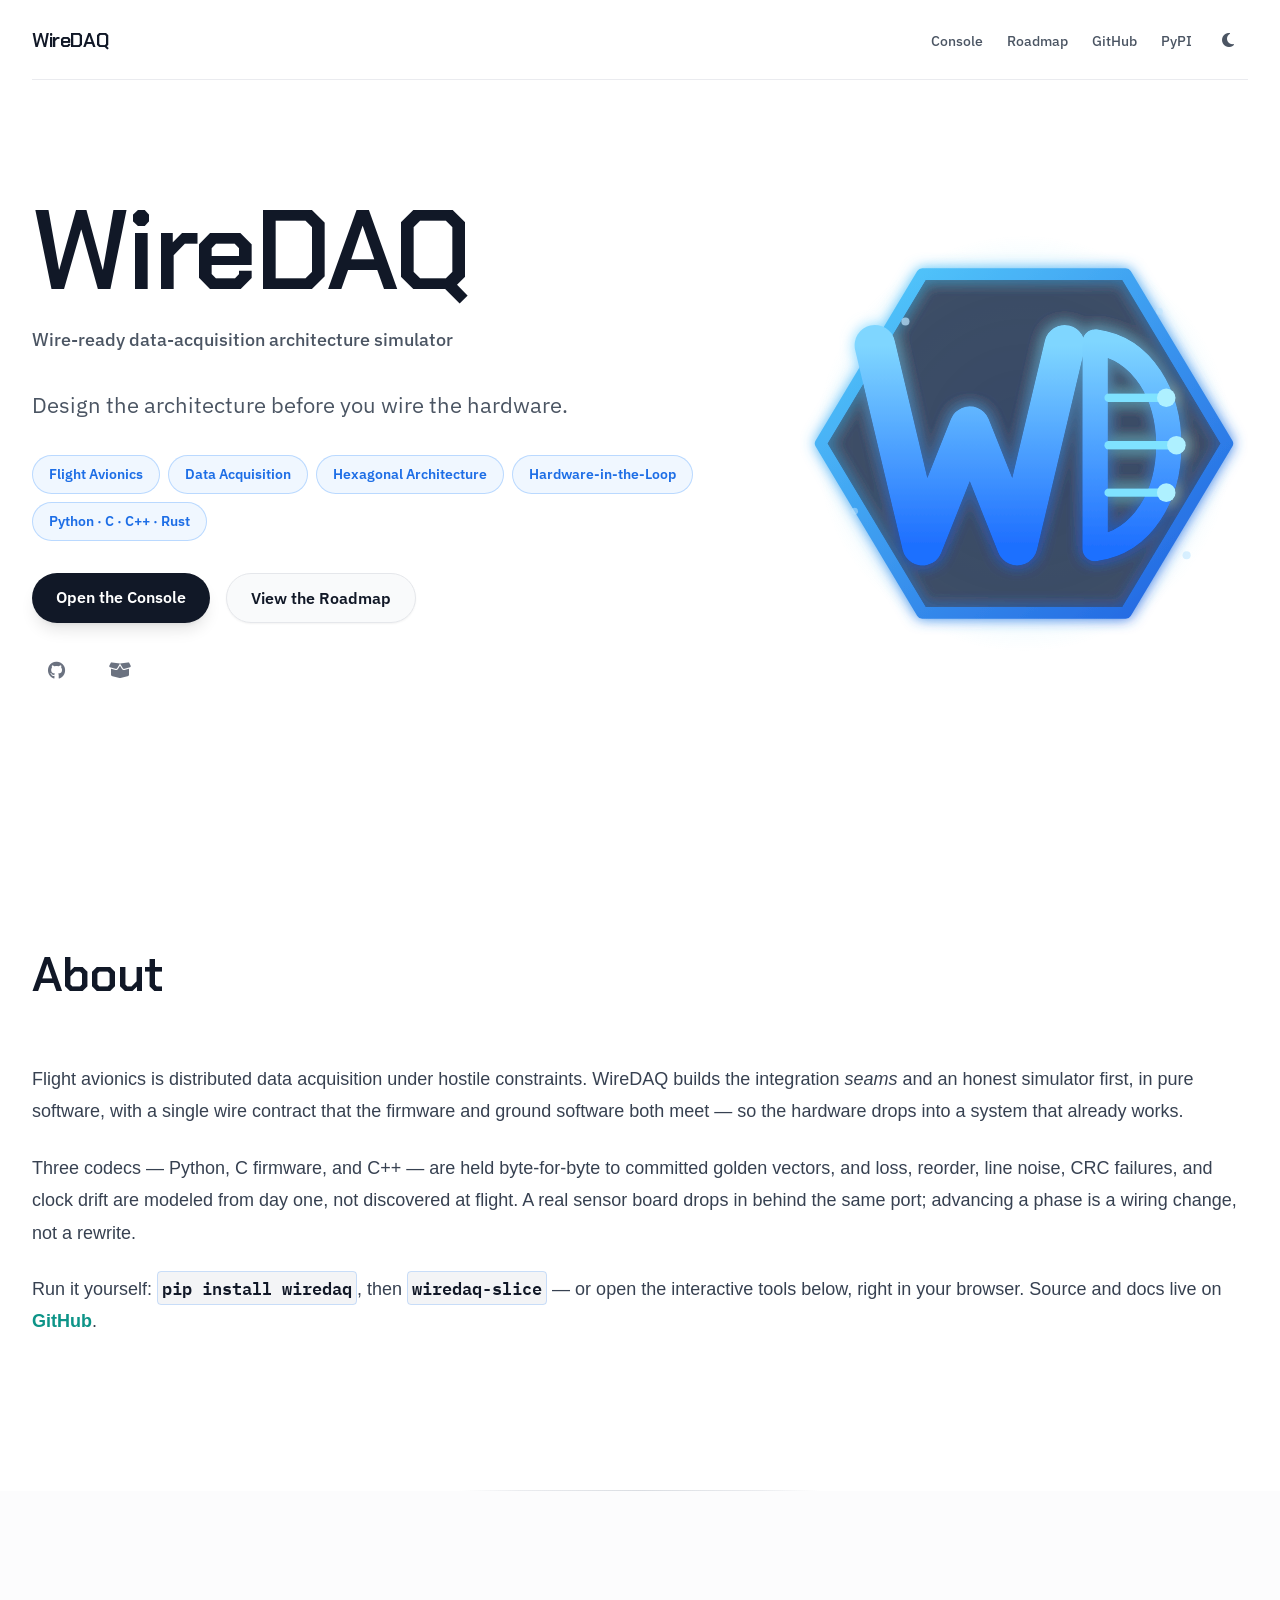
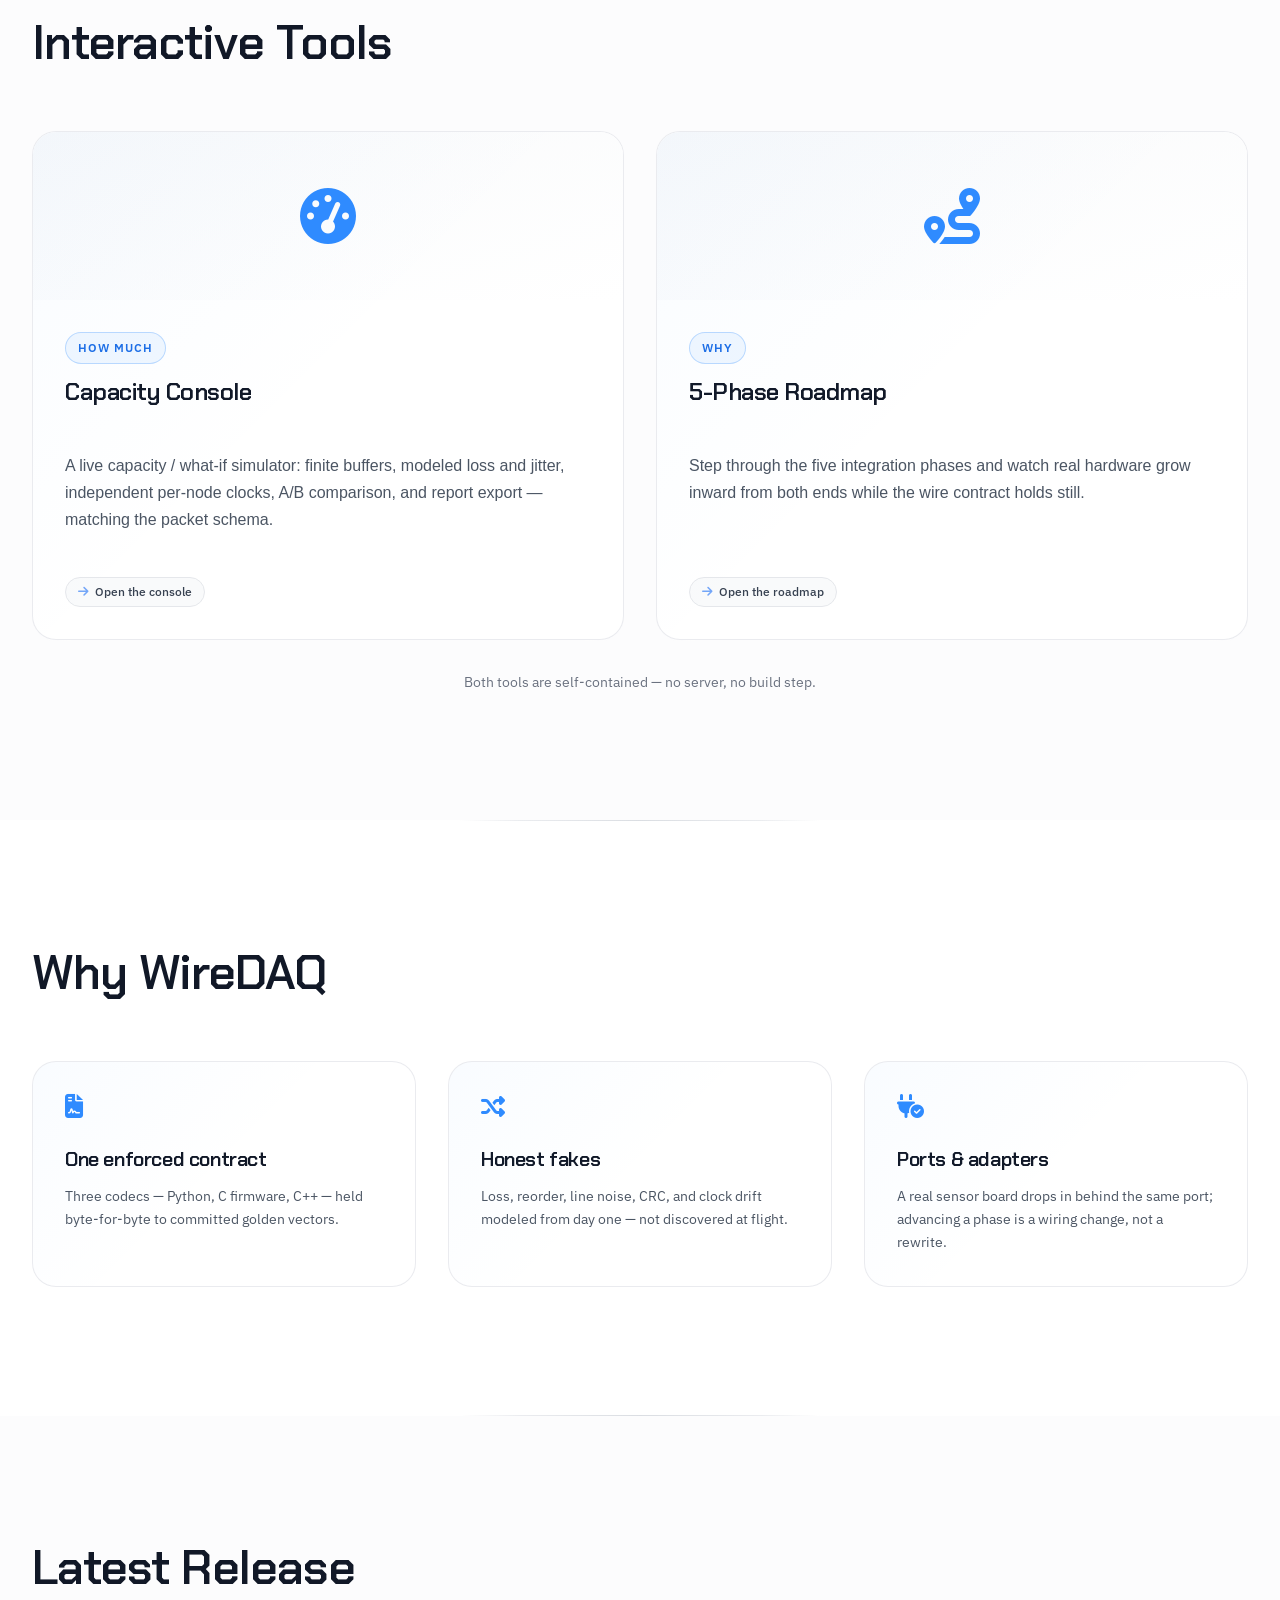
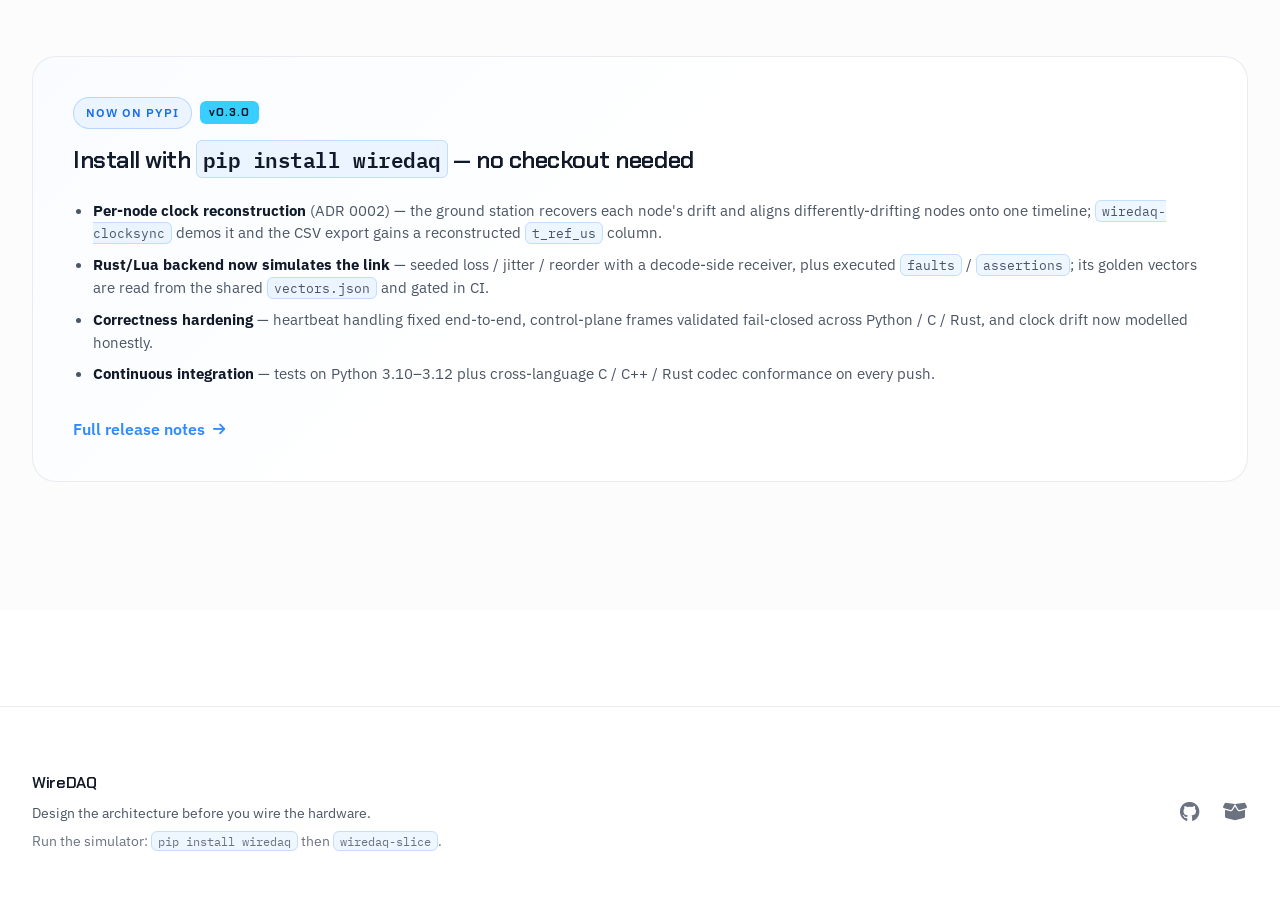
<file: site/index.html>
<!DOCTYPE html>
<html lang="en" class="scroll-smooth">
<head>
    <meta charset="UTF-8">
    <meta name="viewport" content="width=device-width, initial-scale=1.0">
    <title>WireDAQ | Wire-ready DAQ architecture simulator</title>
    <meta name="description" content="A wire-ready data-acquisition (DAQ) architecture simulator — design the architecture before you wire the hardware. Interactive console and roadmap, pure software, one enforced wire contract.">

    <meta property="og:title" content="WireDAQ | Wire-ready DAQ architecture simulator">
    <meta property="og:description" content="Design the architecture before you wire the hardware. An honest DAQ simulator with a single wire contract that firmware and ground software both meet.">
    <meta property="og:type" content="website">
    <meta property="og:url" content="https://wuisabel-gif.github.io/WireDAQ/">
    <meta property="og:image" content="https://wuisabel-gif.github.io/WireDAQ/logo.png">

    <meta name="twitter:card" content="summary_large_image">
    <meta name="twitter:title" content="WireDAQ | Wire-ready DAQ architecture simulator">
    <meta name="twitter:description" content="Design the architecture before you wire the hardware. An honest DAQ simulator with a single wire contract that firmware and ground software both meet.">
    <meta name="twitter:image" content="https://wuisabel-gif.github.io/WireDAQ/logo.png">

    <link rel="canonical" href="https://wuisabel-gif.github.io/WireDAQ/">
    <link rel="icon" type="image/svg+xml" href="logo-mark.svg">

    <script type="application/ld+json">
    {
      "@context": "https://schema.org",
      "@type": "SoftwareApplication",
      "name": "WireDAQ",
      "url": "https://wuisabel-gif.github.io/WireDAQ/",
      "description": "A wire-ready data-acquisition (DAQ) architecture simulator — design the architecture before you wire the hardware.",
      "applicationCategory": "DeveloperApplication",
      "operatingSystem": "Cross-platform",
      "codeRepository": "https://github.com/wuisabel-gif/WireDAQ",
      "installUrl": "https://pypi.org/project/wiredaq/",
      "programmingLanguage": ["Python", "C", "C++", "Rust"]
    }
    </script>

    <link rel="stylesheet" href="static/theme.css">
    <link rel="preconnect" href="https://fonts.googleapis.com">
    <link rel="preconnect" href="https://fonts.gstatic.com" crossorigin>
    <link href="https://fonts.googleapis.com/css2?family=Chakra+Petch:wght@500;600;700&family=IBM+Plex+Mono:wght@400;500&family=IBM+Plex+Sans:wght@400;500;600&display=swap" rel="stylesheet">
    <link rel="stylesheet" href="https://cdnjs.cloudflare.com/ajax/libs/font-awesome/6.4.0/css/all.min.css">

    <style>
      /* ---- WireDAQ brand layer on top of the template theme ---- */
      body{font-family:"IBM Plex Sans",system-ui,sans-serif}
      .heading{font-family:"Chakra Petch",sans-serif;font-weight:600;letter-spacing:-.02em}
      .fluid-heading-hero{letter-spacing:-.02em}
      code{font-family:"IBM Plex Mono",ui-monospace,monospace;font-size:.875em;
           background:rgba(47,139,255,.08);border:1px solid rgba(47,139,255,.22);
           border-radius:6px;padding:1px 6px}
      .dark code{background:rgba(56,208,255,.10);border-color:rgba(56,208,255,.25);color:#bfe3ff}

      /* Brand accent — WireDAQ wire-blue/cyan (replaces the template's teal) */
      .accent{color:#2f8bff}
      .dark .accent{color:#56cffd}
      .accent-hover{transition:color .2s ease}
      .accent-hover:hover{color:#2f8bff}
      .dark .accent-hover:hover{color:#56cffd}
      .tag-pill{display:inline-block;padding:.5rem 1rem;font-size:.875rem;font-weight:600;
        color:#1d6ee6;background:rgba(47,139,255,.07);border:1px solid rgba(47,139,255,.28);
        border-radius:9999px}
      .dark .tag-pill{color:#7fd6ff;background:rgba(56,208,255,.08);border-color:rgba(56,208,255,.30)}
      .badge-pill{display:inline-block;font-size:.75rem;font-weight:600;text-transform:uppercase;
        letter-spacing:.08em;color:#1d6ee6;background:rgba(47,139,255,.07);
        border:1px solid rgba(47,139,255,.28);border-radius:9999px;padding:.375rem .75rem}
      .dark .badge-pill{color:#56cffd;background:rgba(56,208,255,.08);border-color:rgba(56,208,255,.30)}
      .ver-pill{display:inline-block;font-family:"Chakra Petch",sans-serif;font-weight:700;
        font-size:.7rem;letter-spacing:.1em;color:#08101e;background:#38d0ff;
        border-radius:6px;padding:3px 9px;margin-left:.5rem;vertical-align:middle}

      .card-title{transition:color .2s ease}
      .group:hover .card-title{color:#2f8bff}
      .dark .group:hover .card-title{color:#56cffd}

      .elysian-card:hover{border-color:rgba(47,139,255,.35)}
      .dark .elysian-card:hover{border-color:rgba(86,207,253,.4)}
      .elysian-card:before{background:linear-gradient(135deg,rgba(47,139,255,.03),transparent 50%)}
      .dark .elysian-card:before{background:linear-gradient(135deg,rgba(56,208,255,.04),transparent 50%)}
      .social-icon-link:hover{color:#2f8bff}
      .dark .social-icon-link:hover{color:#56cffd}

      .hero-glow{position:absolute;inset:-12%;border-radius:9999px;pointer-events:none;
        background:radial-gradient(closest-side,rgba(47,139,255,.22),rgba(56,208,255,.10) 55%,transparent 75%)}
      .tool-visual{display:flex;align-items:center;justify-content:center;padding:3.5rem 1.5rem;
        position:relative;overflow:hidden;background:linear-gradient(to bottom right,#f9fafb,#fff)}
      .dark .tool-visual{background:linear-gradient(to bottom right,#1f2937,#111827)}
      .tool-icon{font-size:3.5rem;line-height:1;color:#2f8bff}
      .dark .tool-icon{color:#56cffd}
      .feat-icon{font-size:1.5rem;line-height:1;color:#2f8bff}
      .dark .feat-icon{color:#56cffd}

      .rel-list{margin:0;padding-left:1.25rem;list-style:disc;font-size:.95rem;color:#4b5563}
      .dark .rel-list{color:#9ca3af}
      .rel-list li{margin:.55rem 0}
      .rel-list strong{color:#111827}
      .dark .rel-list strong{color:#fff}
      .rel-sub{color:#4b5563}
      .dark .rel-sub{color:#9ca3af}
    </style>

    <script src="static/theme.js"></script>
</head>
<body class="antialiased bg-white dark:bg-slate-900 text-gray-900 dark:text-white">
    <div class="elysian-background noise-texture"></div>

<header class="fixed top-0 left-0 right-0 z-50">
    <nav class="bg-white/80 dark:bg-slate-900/80 backdrop-blur-lg">
        <div class="max-w-7xl mx-auto px-6 lg:px-8">
            <div class="flex justify-between items-center h-20 border-b border-gray-200/80 dark:border-gray-800/80">
                <a href="./" class="text-xl font-bold heading text-gray-900 dark:text-white">WireDAQ</a>
                <div class="flex items-center gap-4">
                    <ul class="hidden lg:flex items-center gap-6">
                        <li><a href="dashboard/" class="text-sm font-medium transition-colors text-gray-600 dark:text-gray-300 accent-hover">Console</a></li>
                        <li><a href="roadmap.html" class="text-sm font-medium transition-colors text-gray-600 dark:text-gray-300 accent-hover">Roadmap</a></li>
                        <li><a href="https://github.com/wuisabel-gif/WireDAQ" target="_blank" rel="noopener" class="text-sm font-medium transition-colors text-gray-600 dark:text-gray-300 accent-hover">GitHub</a></li>
                        <li><a href="https://pypi.org/project/wiredaq/" target="_blank" rel="noopener" class="text-sm font-medium transition-colors text-gray-600 dark:text-gray-300 accent-hover">PyPI</a></li>
                    </ul>
                    <button onclick="toggleDarkMode()" class="w-10 h-10 flex items-center justify-center rounded-full text-gray-600 dark:text-gray-300 hover:bg-gray-100 dark:hover:bg-gray-800 transition-colors" aria-label="Toggle dark mode">
                        <i id="theme-icon" class="fas fa-moon"></i>
                    </button>
                    <button onclick="toggleMobileMenu()" class="lg:hidden w-10 h-10 flex items-center justify-center rounded-full text-gray-600 dark:text-gray-300" aria-label="Open Menu">
                        <i class="fas fa-bars"></i>
                    </button>
                </div>
            </div>
        </div>
    </nav>
    <div id="mobile-menu" class="fixed inset-0 bg-white/95 dark:bg-slate-900/95 backdrop-blur-lg z-50 flex items-center justify-center
                                opacity-0 invisible transition-opacity duration-300">
        <button onclick="toggleMobileMenu()" class="absolute top-6 right-6 w-12 h-12 flex items-center justify-center text-gray-600 dark:text-gray-300" aria-label="Close Menu">
            <i class="fas fa-times fa-lg"></i>
        </button>
        <ul class="text-center space-y-8">
            <li><a href="dashboard/" onclick="toggleMobileMenu()" class="text-3xl heading text-gray-900 dark:text-white">Console</a></li>
            <li><a href="roadmap.html" onclick="toggleMobileMenu()" class="text-3xl heading text-gray-900 dark:text-white">Roadmap</a></li>
            <li><a href="https://github.com/wuisabel-gif/WireDAQ" onclick="toggleMobileMenu()" class="text-3xl heading text-gray-900 dark:text-white">GitHub</a></li>
            <li><a href="https://pypi.org/project/wiredaq/" onclick="toggleMobileMenu()" class="text-3xl heading text-gray-900 dark:text-white">PyPI</a></li>
        </ul>
    </div>
</header>

<main>
    <!-- ============================ HERO ============================ -->
    <section class="relative pt-40 pb-24 sm:pt-48 sm:pb-32">
        <div class="max-w-7xl mx-auto px-6 lg:px-8">
            <div class="grid grid-cols-1 lg:grid-cols-5 gap-12 lg:gap-16 items-center">
                <div class="lg:col-span-3 text-center lg:text-left">
                    <div class="space-y-8">
                        <div class="space-y-4">
                            <h1 class="fluid-heading-hero heading text-gray-900 dark:text-white">
                                WireDAQ
                            </h1>
                            <p class="text-lg text-gray-600 dark:text-gray-400 font-medium">
                                Wire-ready data-acquisition architecture simulator
                            </p>
                        </div>
                        <p class="fluid-text-large text-gray-600 dark:text-gray-300 max-w-2xl mx-auto lg:mx-0 leading-relaxed">
                            Design the architecture before you wire the hardware.
                        </p>

                        <div class="flex flex-wrap justify-center lg:justify-start gap-2">
                            <span class="tag-pill">Flight Avionics</span>
                            <span class="tag-pill">Data Acquisition</span>
                            <span class="tag-pill">Hexagonal Architecture</span>
                            <span class="tag-pill">Hardware-in-the-Loop</span>
                            <span class="tag-pill">Python · C · C++ · Rust</span>
                        </div>

                        <div class="space-y-6">
                            <div class="flex flex-wrap justify-center lg:justify-start gap-4">
                                <a href="dashboard/" class="inline-block px-6 py-3 bg-gray-900 dark:bg-white text-white dark:text-gray-900 text-base font-semibold rounded-full shadow-lg hover:-translate-y-1 transition-transform">Open the Console</a>
                                <a href="roadmap.html" class="inline-block px-6 py-3 bg-gray-50 dark:bg-gray-800 border border-gray-200 dark:border-gray-700 text-gray-900 dark:text-white font-semibold rounded-full shadow-sm hover:-translate-y-1 transition-transform">View the Roadmap</a>
                            </div>
                            <div class="flex justify-center lg:justify-start gap-4 text-gray-500 dark:text-gray-400">
                                <a href="https://github.com/wuisabel-gif/WireDAQ" target="_blank" rel="noopener" aria-label="GitHub" class="social-icon-link"><i class="fab fa-github fa-lg"></i></a>
                                <a href="https://pypi.org/project/wiredaq/" target="_blank" rel="noopener" aria-label="PyPI" class="social-icon-link"><i class="fas fa-box-open fa-lg"></i></a>
                            </div>
                        </div>
                    </div>
                </div>
                <div class="lg:col-span-2 relative flex justify-center order-first lg:order-last">
                    <div class="relative w-80 h-80 lg:w-[28rem] lg:h-[28rem]">
                        <div class="hero-glow"></div>
                        <img src="logo-mark.svg" alt="WireDAQ — wire-ready DAQ architecture simulator" class="relative w-full h-full object-contain">
                    </div>
                </div>
            </div>
        </div>
    </section>

    <!-- ============================ ABOUT ============================ -->
    <section class="py-24 sm:py-32">
        <div class="max-w-7xl mx-auto px-6 lg:px-8 reveal">
            <div class="mb-16">
                <h2 class="text-4xl lg:text-5xl heading text-gray-900 dark:text-white mb-4">About</h2>
            </div>

            <div class="prose-bio max-w-4xl mx-auto">
                <p>Flight avionics is distributed data acquisition under hostile constraints. WireDAQ builds the integration <em>seams</em> and an honest simulator first, in pure software, with a single wire contract that the firmware and ground software both meet — so the hardware drops into a system that already works.</p>
                <p>Three codecs — Python, C firmware, and C++ — are held byte-for-byte to committed golden vectors, and loss, reorder, line noise, CRC failures, and clock drift are modeled from day one, not discovered at flight. A real sensor board drops in behind the same port; advancing a phase is a wiring change, not a rewrite.</p>
                <p>Run it yourself: <code>pip install wiredaq</code>, then <code>wiredaq-slice</code> — or open the interactive tools below, right in your browser. Source and docs live on <a href="https://github.com/wuisabel-gif/WireDAQ" target="_blank" rel="noopener" class="accent accent-hover">GitHub</a>.</p>
            </div>
        </div>
    </section>

    <div class="elysian-divider"></div>

    <!-- ============================ TOOLS ============================ -->
    <section class="py-24 sm:py-32 bg-gray-50/50 dark:bg-gray-800/50">
        <div class="max-w-7xl mx-auto px-6 lg:px-8 reveal">
            <div class="mb-16">
                <h2 class="text-4xl lg:text-5xl heading text-gray-900 dark:text-white mb-4">Interactive Tools</h2>
            </div>

            <div class="grid grid-cols-1 md:grid-cols-2 gap-8">
                <div class="flex flex-col h-full elysian-card overflow-hidden project-card group">
                    <div class="tool-visual">
                        <i class="fas fa-gauge-high tool-icon"></i>
                    </div>
                    <div class="flex flex-col flex-grow p-8">
                        <div class="mb-6">
                            <span class="badge-pill mb-3">How much</span>
                            <h3 class="text-2xl font-bold heading text-gray-900 dark:text-white card-title">Capacity Console</h3>
                        </div>
                        <div class="prose-secondary flex-grow">
                            <p>A live capacity / what-if simulator: finite buffers, modeled loss and jitter, independent per-node clocks, A/B comparison, and report export — matching the packet schema.</p>
                        </div>
                        <div class="flex flex-wrap items-center gap-2 mt-6 publication-actions">
                            <a href="dashboard/" class="inline-flex items-center gap-1.5 px-3 py-1.5 text-xs font-medium bg-gray-50 dark:bg-gray-800 hover:bg-gray-100 dark:hover:bg-gray-700 text-gray-700 dark:text-gray-300 accent-hover border border-gray-200 dark:border-gray-700 rounded-full transition-all">
                                <i class="fas fa-arrow-right text-blue-500/70"></i> Open the console
                            </a>
                        </div>
                    </div>
                </div>

                <div class="flex flex-col h-full elysian-card overflow-hidden project-card group">
                    <div class="tool-visual">
                        <i class="fas fa-route tool-icon"></i>
                    </div>
                    <div class="flex flex-col flex-grow p-8">
                        <div class="mb-6">
                            <span class="badge-pill mb-3">Why</span>
                            <h3 class="text-2xl font-bold heading text-gray-900 dark:text-white card-title">5-Phase Roadmap</h3>
                        </div>
                        <div class="prose-secondary flex-grow">
                            <p>Step through the five integration phases and watch real hardware grow inward from both ends while the wire contract holds still.</p>
                        </div>
                        <div class="flex flex-wrap items-center gap-2 mt-6 publication-actions">
                            <a href="roadmap.html" class="inline-flex items-center gap-1.5 px-3 py-1.5 text-xs font-medium bg-gray-50 dark:bg-gray-800 hover:bg-gray-100 dark:hover:bg-gray-700 text-gray-700 dark:text-gray-300 accent-hover border border-gray-200 dark:border-gray-700 rounded-full transition-all">
                                <i class="fas fa-arrow-right text-blue-500/70"></i> Open the roadmap
                            </a>
                        </div>
                    </div>
                </div>
            </div>
            <p class="mt-8 text-center text-sm text-gray-500 dark:text-gray-400">Both tools are self-contained — no server, no build step.</p>
        </div>
    </section>

    <div class="elysian-divider"></div>

    <!-- ============================ WHY ============================ -->
    <section class="py-24 sm:py-32">
        <div class="max-w-7xl mx-auto px-6 lg:px-8 reveal">
            <div class="mb-16">
                <h2 class="text-4xl lg:text-5xl heading text-gray-900 dark:text-white mb-4">Why WireDAQ</h2>
            </div>

            <div class="grid grid-cols-1 md:grid-cols-3 gap-8">
                <div class="elysian-card p-8">
                    <div class="mb-6"><i class="fas fa-file-contract feat-icon"></i></div>
                    <h3 class="text-xl font-bold heading text-gray-900 dark:text-white mb-3">One enforced contract</h3>
                    <p class="text-sm text-gray-600 dark:text-gray-400 leading-relaxed">Three codecs — Python, C firmware, C++ — held byte-for-byte to committed golden vectors.</p>
                </div>
                <div class="elysian-card p-8">
                    <div class="mb-6"><i class="fas fa-shuffle feat-icon"></i></div>
                    <h3 class="text-xl font-bold heading text-gray-900 dark:text-white mb-3">Honest fakes</h3>
                    <p class="text-sm text-gray-600 dark:text-gray-400 leading-relaxed">Loss, reorder, line noise, CRC, and clock drift modeled from day one — not discovered at flight.</p>
                </div>
                <div class="elysian-card p-8">
                    <div class="mb-6"><i class="fas fa-plug-circle-check feat-icon"></i></div>
                    <h3 class="text-xl font-bold heading text-gray-900 dark:text-white mb-3">Ports &amp; adapters</h3>
                    <p class="text-sm text-gray-600 dark:text-gray-400 leading-relaxed">A real sensor board drops in behind the same port; advancing a phase is a wiring change, not a rewrite.</p>
                </div>
            </div>
        </div>
    </section>

    <div class="elysian-divider"></div>

    <!-- ============================ RELEASE ============================ -->
    <section class="py-24 sm:py-32 bg-gray-50/50 dark:bg-gray-800/50">
        <div class="max-w-7xl mx-auto px-6 lg:px-8 reveal">
            <div class="mb-16">
                <h2 class="text-4xl lg:text-5xl heading text-gray-900 dark:text-white mb-4">Latest Release</h2>
            </div>

            <article class="elysian-card p-10">
                <div class="mb-6">
                    <span class="badge-pill">Now on PyPI</span><span class="ver-pill">v0.3.0</span>
                    <h3 class="text-2xl font-bold heading text-gray-900 dark:text-white leading-tight mt-4">Install with <code>pip install wiredaq</code> — no checkout needed</h3>
                </div>
                <ul class="rel-list">
                    <li><strong>Per-node clock reconstruction</strong> (ADR 0002) — the ground station recovers each node's drift and aligns differently-drifting nodes onto one timeline; <code>wiredaq-clocksync</code> demos it and the CSV export gains a reconstructed <code>t_ref_us</code> column.</li>
                    <li><strong>Rust/Lua backend now simulates the link</strong> — seeded loss / jitter / reorder with a decode-side receiver, plus executed <code>faults</code> / <code>assertions</code>; its golden vectors are read from the shared <code>vectors.json</code> and gated in CI.</li>
                    <li><strong>Correctness hardening</strong> — heartbeat handling fixed end-to-end, control-plane frames validated fail-closed across Python / C / Rust, and clock drift now modelled honestly.</li>
                    <li><strong>Continuous integration</strong> — tests on Python 3.10–3.12 plus cross-language C / C++ / Rust codec conformance on every push.</li>
                </ul>
                <div class="mt-8">
                    <a href="https://github.com/wuisabel-gif/WireDAQ/releases/tag/v0.3.0" target="_blank" rel="noopener" class="inline-flex items-center gap-2 text-base font-semibold accent accent-hover hover:gap-3 transition-all">
                        Full release notes
                        <i class="fas fa-arrow-right text-sm"></i>
                    </a>
                </div>
            </article>
        </div>
    </section>
</main>

<footer class="border-t border-gray-200/80 dark:border-gray-800/80 mt-24">
    <div class="max-w-7xl mx-auto px-6 lg:px-8 py-16">
        <div class="flex flex-col md:flex-row justify-between items-center gap-8 text-center md:text-left">
            <div>
                <p class="text-gray-900 dark:text-white font-semibold heading">WireDAQ</p>
                <p class="text-gray-600 dark:text-gray-400 text-sm mt-2">Design the architecture before you wire the hardware.</p>
                <p class="text-gray-500 dark:text-gray-400 text-sm mt-2">Run the simulator: <code>pip install wiredaq</code> then <code>wiredaq-slice</code>.</p>
            </div>
            <div class="flex justify-center gap-6 text-gray-500 dark:text-gray-400">
                <a href="https://github.com/wuisabel-gif/WireDAQ" target="_blank" rel="noopener" aria-label="GitHub" class="accent-hover"><i class="fab fa-github fa-lg"></i></a>
                <a href="https://pypi.org/project/wiredaq/" target="_blank" rel="noopener" aria-label="PyPI" class="accent-hover"><i class="fas fa-box-open fa-lg"></i></a>
            </div>
        </div>
    </div>
</footer>
</body>
</html>
</file>
<file: site/static/theme.css>
*,:after,:before{--tw-border-spacing-x:0;--tw-border-spacing-y:0;--tw-translate-x:0;--tw-translate-y:0;--tw-rotate:0;--tw-skew-x:0;--tw-skew-y:0;--tw-scale-x:1;--tw-scale-y:1;--tw-pan-x: ;--tw-pan-y: ;--tw-pinch-zoom: ;--tw-scroll-snap-strictness:proximity;--tw-gradient-from-position: ;--tw-gradient-via-position: ;--tw-gradient-to-position: ;--tw-ordinal: ;--tw-slashed-zero: ;--tw-numeric-figure: ;--tw-numeric-spacing: ;--tw-numeric-fraction: ;--tw-ring-inset: ;--tw-ring-offset-width:0px;--tw-ring-offset-color:#fff;--tw-ring-color:rgba(59,130,246,.5);--tw-ring-offset-shadow:0 0 #0000;--tw-ring-shadow:0 0 #0000;--tw-shadow:0 0 #0000;--tw-shadow-colored:0 0 #0000;--tw-blur: ;--tw-brightness: ;--tw-contrast: ;--tw-grayscale: ;--tw-hue-rotate: ;--tw-invert: ;--tw-saturate: ;--tw-sepia: ;--tw-drop-shadow: ;--tw-backdrop-blur: ;--tw-backdrop-brightness: ;--tw-backdrop-contrast: ;--tw-backdrop-grayscale: ;--tw-backdrop-hue-rotate: ;--tw-backdrop-invert: ;--tw-backdrop-opacity: ;--tw-backdrop-saturate: ;--tw-backdrop-sepia: ;--tw-contain-size: ;--tw-contain-layout: ;--tw-contain-paint: ;--tw-contain-style: }::backdrop{--tw-border-spacing-x:0;--tw-border-spacing-y:0;--tw-translate-x:0;--tw-translate-y:0;--tw-rotate:0;--tw-skew-x:0;--tw-skew-y:0;--tw-scale-x:1;--tw-scale-y:1;--tw-pan-x: ;--tw-pan-y: ;--tw-pinch-zoom: ;--tw-scroll-snap-strictness:proximity;--tw-gradient-from-position: ;--tw-gradient-via-position: ;--tw-gradient-to-position: ;--tw-ordinal: ;--tw-slashed-zero: ;--tw-numeric-figure: ;--tw-numeric-spacing: ;--tw-numeric-fraction: ;--tw-ring-inset: ;--tw-ring-offset-width:0px;--tw-ring-offset-color:#fff;--tw-ring-color:rgba(59,130,246,.5);--tw-ring-offset-shadow:0 0 #0000;--tw-ring-shadow:0 0 #0000;--tw-shadow:0 0 #0000;--tw-shadow-colored:0 0 #0000;--tw-blur: ;--tw-brightness: ;--tw-contrast: ;--tw-grayscale: ;--tw-hue-rotate: ;--tw-invert: ;--tw-saturate: ;--tw-sepia: ;--tw-drop-shadow: ;--tw-backdrop-blur: ;--tw-backdrop-brightness: ;--tw-backdrop-contrast: ;--tw-backdrop-grayscale: ;--tw-backdrop-hue-rotate: ;--tw-backdrop-invert: ;--tw-backdrop-opacity: ;--tw-backdrop-saturate: ;--tw-backdrop-sepia: ;--tw-contain-size: ;--tw-contain-layout: ;--tw-contain-paint: ;--tw-contain-style: }/*! tailwindcss v3.4.17 | MIT License | https://tailwindcss.com*/*,:after,:before{box-sizing:border-box;border:0 solid #e5e7eb}:after,:before{--tw-content:""}:host,html{line-height:1.5;-webkit-text-size-adjust:100%;-moz-tab-size:4;-o-tab-size:4;tab-size:4;font-family:Inter,system-ui,sans-serif;font-feature-settings:normal;font-variation-settings:normal;-webkit-tap-highlight-color:transparent}body{margin:0;line-height:inherit}hr{height:0;color:inherit;border-top-width:1px}abbr:where([title]){-webkit-text-decoration:underline dotted;text-decoration:underline dotted}h1,h2,h3,h4,h5,h6{font-size:inherit;font-weight:inherit}a{color:inherit;text-decoration:inherit}b,strong{font-weight:bolder}code,kbd,pre,samp{font-family:ui-monospace,SFMono-Regular,Menlo,Monaco,Consolas,Liberation Mono,Courier New,monospace;font-feature-settings:normal;font-variation-settings:normal;font-size:1em}small{font-size:80%}sub,sup{font-size:75%;line-height:0;position:relative;vertical-align:baseline}sub{bottom:-.25em}sup{top:-.5em}table{text-indent:0;border-color:inherit;border-collapse:collapse}button,input,optgroup,select,textarea{font-family:inherit;font-feature-settings:inherit;font-variation-settings:inherit;font-size:100%;font-weight:inherit;line-height:inherit;letter-spacing:inherit;color:inherit;margin:0;padding:0}button,select{text-transform:none}button,input:where([type=button]),input:where([type=reset]),input:where([type=submit]){-webkit-appearance:button;background-color:transparent;background-image:none}:-moz-focusring{outline:auto}:-moz-ui-invalid{box-shadow:none}progress{vertical-align:baseline}::-webkit-inner-spin-button,::-webkit-outer-spin-button{height:auto}[type=search]{-webkit-appearance:textfield;outline-offset:-2px}::-webkit-search-decoration{-webkit-appearance:none}::-webkit-file-upload-button{-webkit-appearance:button;font:inherit}summary{display:list-item}blockquote,dd,dl,figure,h1,h2,h3,h4,h5,h6,hr,p,pre{margin:0}fieldset{margin:0}fieldset,legend{padding:0}menu,ol,ul{list-style:none;margin:0;padding:0}dialog{padding:0}textarea{resize:vertical}input::-moz-placeholder,textarea::-moz-placeholder{opacity:1;color:#9ca3af}input::placeholder,textarea::placeholder{opacity:1;color:#9ca3af}[role=button],button{cursor:pointer}:disabled{cursor:default}audio,canvas,embed,iframe,img,object,svg,video{display:block;vertical-align:middle}img,video{max-width:100%;height:auto}[hidden]:where(:not([hidden=until-found])){display:none}[multiple],[type=date],[type=datetime-local],[type=email],[type=month],[type=number],[type=password],[type=search],[type=tel],[type=text],[type=time],[type=url],[type=week],input:where(:not([type])),select,textarea{-webkit-appearance:none;-moz-appearance:none;appearance:none;background-color:#fff;border-color:#6b7280;border-width:1px;border-radius:0;padding:.5rem .75rem;font-size:1rem;line-height:1.5rem;--tw-shadow:0 0 #0000}[multiple]:focus,[type=date]:focus,[type=datetime-local]:focus,[type=email]:focus,[type=month]:focus,[type=number]:focus,[type=password]:focus,[type=search]:focus,[type=tel]:focus,[type=text]:focus,[type=time]:focus,[type=url]:focus,[type=week]:focus,input:where(:not([type])):focus,select:focus,textarea:focus{outline:2px solid transparent;outline-offset:2px;--tw-ring-inset:var(--tw-empty,/*!*/ /*!*/);--tw-ring-offset-width:0px;--tw-ring-offset-color:#fff;--tw-ring-color:#2563eb;--tw-ring-offset-shadow:var(--tw-ring-inset) 0 0 0 var(--tw-ring-offset-width) var(--tw-ring-offset-color);--tw-ring-shadow:var(--tw-ring-inset) 0 0 0 calc(1px + var(--tw-ring-offset-width)) var(--tw-ring-color);box-shadow:var(--tw-ring-offset-shadow),var(--tw-ring-shadow),var(--tw-shadow);border-color:#2563eb}input::-moz-placeholder,textarea::-moz-placeholder{color:#6b7280;opacity:1}input::placeholder,textarea::placeholder{color:#6b7280;opacity:1}::-webkit-datetime-edit-fields-wrapper{padding:0}::-webkit-date-and-time-value{min-height:1.5em;text-align:inherit}::-webkit-datetime-edit{display:inline-flex}::-webkit-datetime-edit,::-webkit-datetime-edit-day-field,::-webkit-datetime-edit-hour-field,::-webkit-datetime-edit-meridiem-field,::-webkit-datetime-edit-millisecond-field,::-webkit-datetime-edit-minute-field,::-webkit-datetime-edit-month-field,::-webkit-datetime-edit-second-field,::-webkit-datetime-edit-year-field{padding-top:0;padding-bottom:0}select{background-image:url("data:image/svg+xml;charset=utf-8,%3Csvg xmlns='http://www.w3.org/2000/svg' fill='none' viewBox='0 0 20 20'%3E%3Cpath stroke='%236b7280' stroke-linecap='round' stroke-linejoin='round' stroke-width='1.5' d='m6 8 4 4 4-4'/%3E%3C/svg%3E");background-position:right .5rem center;background-repeat:no-repeat;background-size:1.5em 1.5em;padding-right:2.5rem;-webkit-print-color-adjust:exact;print-color-adjust:exact}[multiple],[size]:where(select:not([size="1"])){background-image:none;background-position:0 0;background-repeat:unset;background-size:initial;padding-right:.75rem;-webkit-print-color-adjust:unset;print-color-adjust:unset}[type=checkbox],[type=radio]{-webkit-appearance:none;-moz-appearance:none;appearance:none;padding:0;-webkit-print-color-adjust:exact;print-color-adjust:exact;display:inline-block;vertical-align:middle;background-origin:border-box;-webkit-user-select:none;-moz-user-select:none;user-select:none;flex-shrink:0;height:1rem;width:1rem;color:#2563eb;background-color:#fff;border-color:#6b7280;border-width:1px;--tw-shadow:0 0 #0000}[type=checkbox]{border-radius:0}[type=radio]{border-radius:100%}[type=checkbox]:focus,[type=radio]:focus{outline:2px solid transparent;outline-offset:2px;--tw-ring-inset:var(--tw-empty,/*!*/ /*!*/);--tw-ring-offset-width:2px;--tw-ring-offset-color:#fff;--tw-ring-color:#2563eb;--tw-ring-offset-shadow:var(--tw-ring-inset) 0 0 0 var(--tw-ring-offset-width) var(--tw-ring-offset-color);--tw-ring-shadow:var(--tw-ring-inset) 0 0 0 calc(2px + var(--tw-ring-offset-width)) var(--tw-ring-color);box-shadow:var(--tw-ring-offset-shadow),var(--tw-ring-shadow),var(--tw-shadow)}[type=checkbox]:checked,[type=radio]:checked{border-color:transparent;background-color:currentColor;background-size:100% 100%;background-position:50%;background-repeat:no-repeat}[type=checkbox]:checked{background-image:url("data:image/svg+xml;charset=utf-8,%3Csvg xmlns='http://www.w3.org/2000/svg' fill='%23fff' viewBox='0 0 16 16'%3E%3Cpath d='M12.207 4.793a1 1 0 0 1 0 1.414l-5 5a1 1 0 0 1-1.414 0l-2-2a1 1 0 0 1 1.414-1.414L6.5 9.086l4.293-4.293a1 1 0 0 1 1.414 0'/%3E%3C/svg%3E")}@media (forced-colors:active) {[type=checkbox]:checked{-webkit-appearance:auto;-moz-appearance:auto;appearance:auto}}[type=radio]:checked{background-image:url("data:image/svg+xml;charset=utf-8,%3Csvg xmlns='http://www.w3.org/2000/svg' fill='%23fff' viewBox='0 0 16 16'%3E%3Ccircle cx='8' cy='8' r='3'/%3E%3C/svg%3E")}@media (forced-colors:active) {[type=radio]:checked{-webkit-appearance:auto;-moz-appearance:auto;appearance:auto}}[type=checkbox]:checked:focus,[type=checkbox]:checked:hover,[type=radio]:checked:focus,[type=radio]:checked:hover{border-color:transparent;background-color:currentColor}[type=checkbox]:indeterminate{background-image:url("data:image/svg+xml;charset=utf-8,%3Csvg xmlns='http://www.w3.org/2000/svg' fill='none' viewBox='0 0 16 16'%3E%3Cpath stroke='%23fff' stroke-linecap='round' stroke-linejoin='round' stroke-width='2' d='M4 8h8'/%3E%3C/svg%3E");border-color:transparent;background-color:currentColor;background-size:100% 100%;background-position:50%;background-repeat:no-repeat}@media (forced-colors:active) {[type=checkbox]:indeterminate{-webkit-appearance:auto;-moz-appearance:auto;appearance:auto}}[type=checkbox]:indeterminate:focus,[type=checkbox]:indeterminate:hover{border-color:transparent;background-color:currentColor}[type=file]{background:unset;border-color:inherit;border-width:0;border-radius:0;padding:0;font-size:unset;line-height:inherit}[type=file]:focus{outline:1px solid ButtonText;outline:1px auto -webkit-focus-ring-color}.container{width:100%}@media (min-width:640px){.container{max-width:640px}}@media (min-width:768px){.container{max-width:768px}}@media (min-width:1024px){.container{max-width:1024px}}@media (min-width:1280px){.container{max-width:1280px}}@media (min-width:1536px){.container{max-width:1536px}}.prose{color:var(--tw-prose-body);max-width:none}.prose :where(p):not(:where([class~=not-prose],[class~=not-prose] *)){margin-top:1.25em;margin-bottom:1.25em}.prose :where([class~=lead]):not(:where([class~=not-prose],[class~=not-prose] *)){color:var(--tw-prose-lead);font-size:1.25em;line-height:1.6;margin-top:1.2em;margin-bottom:1.2em}.prose :where(a):not(:where([class~=not-prose],[class~=not-prose] *)){color:var(--tw-prose-links);text-decoration:underline;font-weight:500}.prose :where(strong):not(:where([class~=not-prose],[class~=not-prose] *)){color:var(--tw-prose-bold);font-weight:600}.prose :where(a strong):not(:where([class~=not-prose],[class~=not-prose] *)){color:inherit}.prose :where(blockquote strong):not(:where([class~=not-prose],[class~=not-prose] *)){color:inherit}.prose :where(thead th strong):not(:where([class~=not-prose],[class~=not-prose] *)){color:inherit}.prose :where(ol):not(:where([class~=not-prose],[class~=not-prose] *)){list-style-type:decimal;margin-top:1.25em;margin-bottom:1.25em;padding-inline-start:1.625em}.prose :where(ol[type=A]):not(:where([class~=not-prose],[class~=not-prose] *)){list-style-type:upper-alpha}.prose :where(ol[type=a]):not(:where([class~=not-prose],[class~=not-prose] *)){list-style-type:lower-alpha}.prose :where(ol[type=A s]):not(:where([class~=not-prose],[class~=not-prose] *)){list-style-type:upper-alpha}.prose :where(ol[type=a s]):not(:where([class~=not-prose],[class~=not-prose] *)){list-style-type:lower-alpha}.prose :where(ol[type=I]):not(:where([class~=not-prose],[class~=not-prose] *)){list-style-type:upper-roman}.prose :where(ol[type=i]):not(:where([class~=not-prose],[class~=not-prose] *)){list-style-type:lower-roman}.prose :where(ol[type=I s]):not(:where([class~=not-prose],[class~=not-prose] *)){list-style-type:upper-roman}.prose :where(ol[type=i s]):not(:where([class~=not-prose],[class~=not-prose] *)){list-style-type:lower-roman}.prose :where(ol[type="1"]):not(:where([class~=not-prose],[class~=not-prose] *)){list-style-type:decimal}.prose :where(ul):not(:where([class~=not-prose],[class~=not-prose] *)){list-style-type:disc;margin-top:1.25em;margin-bottom:1.25em;padding-inline-start:1.625em}.prose :where(ol>li):not(:where([class~=not-prose],[class~=not-prose] *))::marker{font-weight:400;color:var(--tw-prose-counters)}.prose :where(ul>li):not(:where([class~=not-prose],[class~=not-prose] *))::marker{color:var(--tw-prose-bullets)}.prose :where(dt):not(:where([class~=not-prose],[class~=not-prose] *)){color:var(--tw-prose-headings);font-weight:600;margin-top:1.25em}.prose :where(hr):not(:where([class~=not-prose],[class~=not-prose] *)){border-color:var(--tw-prose-hr);border-top-width:1px;margin-top:3em;margin-bottom:3em}.prose :where(blockquote):not(:where([class~=not-prose],[class~=not-prose] *)){font-weight:500;font-style:italic;color:var(--tw-prose-quotes);border-inline-start-width:.25rem;border-inline-start-color:var(--tw-prose-quote-borders);quotes:"\201C""\201D""\2018""\2019";margin-top:1.6em;margin-bottom:1.6em;padding-inline-start:1em}.prose :where(blockquote p:first-of-type):not(:where([class~=not-prose],[class~=not-prose] *)):before{content:open-quote}.prose :where(blockquote p:last-of-type):not(:where([class~=not-prose],[class~=not-prose] *)):after{content:close-quote}.prose :where(h1):not(:where([class~=not-prose],[class~=not-prose] *)){color:var(--tw-prose-headings);font-weight:800;font-size:2.25em;margin-top:0;margin-bottom:.8888889em;line-height:1.1111111}.prose :where(h1 strong):not(:where([class~=not-prose],[class~=not-prose] *)){font-weight:900;color:inherit}.prose :where(h2):not(:where([class~=not-prose],[class~=not-prose] *)){color:var(--tw-prose-headings);font-weight:700;font-size:1.5em;margin-top:2em;margin-bottom:1em;line-height:1.3333333}.prose :where(h2 strong):not(:where([class~=not-prose],[class~=not-prose] *)){font-weight:800;color:inherit}.prose :where(h3):not(:where([class~=not-prose],[class~=not-prose] *)){color:var(--tw-prose-headings);font-weight:600;font-size:1.25em;margin-top:1.6em;margin-bottom:.6em;line-height:1.6}.prose :where(h3 strong):not(:where([class~=not-prose],[class~=not-prose] *)){font-weight:700;color:inherit}.prose :where(h4):not(:where([class~=not-prose],[class~=not-prose] *)){color:var(--tw-prose-headings);font-weight:600;margin-top:1.5em;margin-bottom:.5em;line-height:1.5}.prose :where(h4 strong):not(:where([class~=not-prose],[class~=not-prose] *)){font-weight:700;color:inherit}.prose :where(img):not(:where([class~=not-prose],[class~=not-prose] *)){margin-top:2em;margin-bottom:2em}.prose :where(picture):not(:where([class~=not-prose],[class~=not-prose] *)){display:block;margin-top:2em;margin-bottom:2em}.prose :where(video):not(:where([class~=not-prose],[class~=not-prose] *)){margin-top:2em;margin-bottom:2em}.prose :where(kbd):not(:where([class~=not-prose],[class~=not-prose] *)){font-weight:500;font-family:inherit;color:var(--tw-prose-kbd);box-shadow:0 0 0 1px rgb(var(--tw-prose-kbd-shadows)/10%),0 3px 0 rgb(var(--tw-prose-kbd-shadows)/10%);font-size:.875em;border-radius:.3125rem;padding-top:.1875em;padding-inline-end:.375em;padding-bottom:.1875em;padding-inline-start:.375em}.prose :where(code):not(:where([class~=not-prose],[class~=not-prose] *)){color:var(--tw-prose-code);font-weight:600;font-size:.875em}.prose :where(code):not(:where([class~=not-prose],[class~=not-prose] *)):before{content:"`"}.prose :where(code):not(:where([class~=not-prose],[class~=not-prose] *)):after{content:"`"}.prose :where(a code):not(:where([class~=not-prose],[class~=not-prose] *)){color:inherit}.prose :where(h1 code):not(:where([class~=not-prose],[class~=not-prose] *)){color:inherit}.prose :where(h2 code):not(:where([class~=not-prose],[class~=not-prose] *)){color:inherit;font-size:.875em}.prose :where(h3 code):not(:where([class~=not-prose],[class~=not-prose] *)){color:inherit;font-size:.9em}.prose :where(h4 code):not(:where([class~=not-prose],[class~=not-prose] *)){color:inherit}.prose :where(blockquote code):not(:where([class~=not-prose],[class~=not-prose] *)){color:inherit}.prose :where(thead th code):not(:where([class~=not-prose],[class~=not-prose] *)){color:inherit}.prose :where(pre):not(:where([class~=not-prose],[class~=not-prose] *)){color:var(--tw-prose-pre-code);background-color:var(--tw-prose-pre-bg);overflow-x:auto;font-weight:400;font-size:.875em;line-height:1.7142857;margin-top:1.7142857em;margin-bottom:1.7142857em;border-radius:.375rem;padding-top:.8571429em;padding-inline-end:1.1428571em;padding-bottom:.8571429em;padding-inline-start:1.1428571em}.prose :where(pre code):not(:where([class~=not-prose],[class~=not-prose] *)){background-color:transparent;border-width:0;border-radius:0;padding:0;font-weight:inherit;color:inherit;font-size:inherit;font-family:inherit;line-height:inherit}.prose :where(pre code):not(:where([class~=not-prose],[class~=not-prose] *)):before{content:none}.prose :where(pre code):not(:where([class~=not-prose],[class~=not-prose] *)):after{content:none}.prose :where(table):not(:where([class~=not-prose],[class~=not-prose] *)){width:100%;table-layout:auto;margin-top:2em;margin-bottom:2em;font-size:.875em;line-height:1.7142857}.prose :where(thead):not(:where([class~=not-prose],[class~=not-prose] *)){border-bottom-width:1px;border-bottom-color:var(--tw-prose-th-borders)}.prose :where(thead th):not(:where([class~=not-prose],[class~=not-prose] *)){color:var(--tw-prose-headings);font-weight:600;vertical-align:bottom;padding-inline-end:.5714286em;padding-bottom:.5714286em;padding-inline-start:.5714286em}.prose :where(tbody tr):not(:where([class~=not-prose],[class~=not-prose] *)){border-bottom-width:1px;border-bottom-color:var(--tw-prose-td-borders)}.prose :where(tbody tr:last-child):not(:where([class~=not-prose],[class~=not-prose] *)){border-bottom-width:0}.prose :where(tbody td):not(:where([class~=not-prose],[class~=not-prose] *)){vertical-align:baseline}.prose :where(tfoot):not(:where([class~=not-prose],[class~=not-prose] *)){border-top-width:1px;border-top-color:var(--tw-prose-th-borders)}.prose :where(tfoot td):not(:where([class~=not-prose],[class~=not-prose] *)){vertical-align:top}.prose :where(th,td):not(:where([class~=not-prose],[class~=not-prose] *)){text-align:start}.prose :where(figure>*):not(:where([class~=not-prose],[class~=not-prose] *)){margin-top:0;margin-bottom:0}.prose :where(figcaption):not(:where([class~=not-prose],[class~=not-prose] *)){color:var(--tw-prose-captions);font-size:.875em;line-height:1.4285714;margin-top:.8571429em}.prose{--tw-prose-body:#374151;--tw-prose-headings:#111827;--tw-prose-lead:#4b5563;--tw-prose-links:#111827;--tw-prose-bold:#111827;--tw-prose-counters:#6b7280;--tw-prose-bullets:#d1d5db;--tw-prose-hr:#e5e7eb;--tw-prose-quotes:#111827;--tw-prose-quote-borders:#e5e7eb;--tw-prose-captions:#6b7280;--tw-prose-kbd:#111827;--tw-prose-kbd-shadows:17 24 39;--tw-prose-code:#111827;--tw-prose-pre-code:#e5e7eb;--tw-prose-pre-bg:#1f2937;--tw-prose-th-borders:#d1d5db;--tw-prose-td-borders:#e5e7eb;--tw-prose-invert-body:#d1d5db;--tw-prose-invert-headings:#fff;--tw-prose-invert-lead:#9ca3af;--tw-prose-invert-links:#fff;--tw-prose-invert-bold:#fff;--tw-prose-invert-counters:#9ca3af;--tw-prose-invert-bullets:#4b5563;--tw-prose-invert-hr:#374151;--tw-prose-invert-quotes:#f3f4f6;--tw-prose-invert-quote-borders:#374151;--tw-prose-invert-captions:#9ca3af;--tw-prose-invert-kbd:#fff;--tw-prose-invert-kbd-shadows:255 255 255;--tw-prose-invert-code:#fff;--tw-prose-invert-pre-code:#d1d5db;--tw-prose-invert-pre-bg:rgba(0,0,0,.5);--tw-prose-invert-th-borders:#4b5563;--tw-prose-invert-td-borders:#374151;font-size:1rem;line-height:1.75}.prose :where(picture>img):not(:where([class~=not-prose],[class~=not-prose] *)){margin-top:0;margin-bottom:0}.prose :where(li):not(:where([class~=not-prose],[class~=not-prose] *)){margin-top:.5em;margin-bottom:.5em}.prose :where(ol>li):not(:where([class~=not-prose],[class~=not-prose] *)){padding-inline-start:.375em}.prose :where(ul>li):not(:where([class~=not-prose],[class~=not-prose] *)){padding-inline-start:.375em}.prose :where(.prose>ul>li p):not(:where([class~=not-prose],[class~=not-prose] *)){margin-top:.75em;margin-bottom:.75em}.prose :where(.prose>ul>li>p:first-child):not(:where([class~=not-prose],[class~=not-prose] *)){margin-top:1.25em}.prose :where(.prose>ul>li>p:last-child):not(:where([class~=not-prose],[class~=not-prose] *)){margin-bottom:1.25em}.prose :where(.prose>ol>li>p:first-child):not(:where([class~=not-prose],[class~=not-prose] *)){margin-top:1.25em}.prose :where(.prose>ol>li>p:last-child):not(:where([class~=not-prose],[class~=not-prose] *)){margin-bottom:1.25em}.prose :where(ul ul,ul ol,ol ul,ol ol):not(:where([class~=not-prose],[class~=not-prose] *)){margin-top:.75em;margin-bottom:.75em}.prose :where(dl):not(:where([class~=not-prose],[class~=not-prose] *)){margin-top:1.25em;margin-bottom:1.25em}.prose :where(dd):not(:where([class~=not-prose],[class~=not-prose] *)){margin-top:.5em;padding-inline-start:1.625em}.prose :where(hr+*):not(:where([class~=not-prose],[class~=not-prose] *)){margin-top:0}.prose :where(h2+*):not(:where([class~=not-prose],[class~=not-prose] *)){margin-top:0}.prose :where(h3+*):not(:where([class~=not-prose],[class~=not-prose] *)){margin-top:0}.prose :where(h4+*):not(:where([class~=not-prose],[class~=not-prose] *)){margin-top:0}.prose :where(thead th:first-child):not(:where([class~=not-prose],[class~=not-prose] *)){padding-inline-start:0}.prose :where(thead th:last-child):not(:where([class~=not-prose],[class~=not-prose] *)){padding-inline-end:0}.prose :where(tbody td,tfoot td):not(:where([class~=not-prose],[class~=not-prose] *)){padding-top:.5714286em;padding-inline-end:.5714286em;padding-bottom:.5714286em;padding-inline-start:.5714286em}.prose :where(tbody td:first-child,tfoot td:first-child):not(:where([class~=not-prose],[class~=not-prose] *)){padding-inline-start:0}.prose :where(tbody td:last-child,tfoot td:last-child):not(:where([class~=not-prose],[class~=not-prose] *)){padding-inline-end:0}.prose :where(figure):not(:where([class~=not-prose],[class~=not-prose] *)){margin-top:2em;margin-bottom:2em}.prose :where(.prose>:first-child):not(:where([class~=not-prose],[class~=not-prose] *)){margin-top:0}.prose :where(.prose>:last-child):not(:where([class~=not-prose],[class~=not-prose] *)){margin-bottom:0}.prose-lg{font-size:1.125rem;line-height:1.7777778}.prose-lg :where(p):not(:where([class~=not-prose],[class~=not-prose] *)){margin-top:1.3333333em;margin-bottom:1.3333333em}.prose-lg :where([class~=lead]):not(:where([class~=not-prose],[class~=not-prose] *)){font-size:1.2222222em;line-height:1.4545455;margin-top:1.0909091em;margin-bottom:1.0909091em}.prose-lg :where(blockquote):not(:where([class~=not-prose],[class~=not-prose] *)){margin-top:1.6666667em;margin-bottom:1.6666667em;padding-inline-start:1em}.prose-lg :where(h1):not(:where([class~=not-prose],[class~=not-prose] *)){font-size:2.6666667em;margin-top:0;margin-bottom:.8333333em;line-height:1}.prose-lg :where(h2):not(:where([class~=not-prose],[class~=not-prose] *)){font-size:1.6666667em;margin-top:1.8666667em;margin-bottom:1.0666667em;line-height:1.3333333}.prose-lg :where(h3):not(:where([class~=not-prose],[class~=not-prose] *)){font-size:1.3333333em;margin-top:1.6666667em;margin-bottom:.6666667em;line-height:1.5}.prose-lg :where(h4):not(:where([class~=not-prose],[class~=not-prose] *)){margin-top:1.7777778em;margin-bottom:.4444444em;line-height:1.5555556}.prose-lg :where(img):not(:where([class~=not-prose],[class~=not-prose] *)){margin-top:1.7777778em;margin-bottom:1.7777778em}.prose-lg :where(picture):not(:where([class~=not-prose],[class~=not-prose] *)){margin-top:1.7777778em;margin-bottom:1.7777778em}.prose-lg :where(picture>img):not(:where([class~=not-prose],[class~=not-prose] *)){margin-top:0;margin-bottom:0}.prose-lg :where(video):not(:where([class~=not-prose],[class~=not-prose] *)){margin-top:1.7777778em;margin-bottom:1.7777778em}.prose-lg :where(kbd):not(:where([class~=not-prose],[class~=not-prose] *)){font-size:.8888889em;border-radius:.3125rem;padding-top:.2222222em;padding-inline-end:.4444444em;padding-bottom:.2222222em;padding-inline-start:.4444444em}.prose-lg :where(code):not(:where([class~=not-prose],[class~=not-prose] *)){font-size:.8888889em}.prose-lg :where(h2 code):not(:where([class~=not-prose],[class~=not-prose] *)){font-size:.8666667em}.prose-lg :where(h3 code):not(:where([class~=not-prose],[class~=not-prose] *)){font-size:.875em}.prose-lg :where(pre):not(:where([class~=not-prose],[class~=not-prose] *)){font-size:.8888889em;line-height:1.75;margin-top:2em;margin-bottom:2em;border-radius:.375rem;padding-top:1em;padding-inline-end:1.5em;padding-bottom:1em;padding-inline-start:1.5em}.prose-lg :where(ol):not(:where([class~=not-prose],[class~=not-prose] *)){margin-top:1.3333333em;margin-bottom:1.3333333em;padding-inline-start:1.5555556em}.prose-lg :where(ul):not(:where([class~=not-prose],[class~=not-prose] *)){margin-top:1.3333333em;margin-bottom:1.3333333em;padding-inline-start:1.5555556em}.prose-lg :where(li):not(:where([class~=not-prose],[class~=not-prose] *)){margin-top:.6666667em;margin-bottom:.6666667em}.prose-lg :where(ol>li):not(:where([class~=not-prose],[class~=not-prose] *)){padding-inline-start:.4444444em}.prose-lg :where(ul>li):not(:where([class~=not-prose],[class~=not-prose] *)){padding-inline-start:.4444444em}.prose-lg :where(.prose-lg>ul>li p):not(:where([class~=not-prose],[class~=not-prose] *)){margin-top:.8888889em;margin-bottom:.8888889em}.prose-lg :where(.prose-lg>ul>li>p:first-child):not(:where([class~=not-prose],[class~=not-prose] *)){margin-top:1.3333333em}.prose-lg :where(.prose-lg>ul>li>p:last-child):not(:where([class~=not-prose],[class~=not-prose] *)){margin-bottom:1.3333333em}.prose-lg :where(.prose-lg>ol>li>p:first-child):not(:where([class~=not-prose],[class~=not-prose] *)){margin-top:1.3333333em}.prose-lg :where(.prose-lg>ol>li>p:last-child):not(:where([class~=not-prose],[class~=not-prose] *)){margin-bottom:1.3333333em}.prose-lg :where(ul ul,ul ol,ol ul,ol ol):not(:where([class~=not-prose],[class~=not-prose] *)){margin-top:.8888889em;margin-bottom:.8888889em}.prose-lg :where(dl):not(:where([class~=not-prose],[class~=not-prose] *)){margin-top:1.3333333em;margin-bottom:1.3333333em}.prose-lg :where(dt):not(:where([class~=not-prose],[class~=not-prose] *)){margin-top:1.3333333em}.prose-lg :where(dd):not(:where([class~=not-prose],[class~=not-prose] *)){margin-top:.6666667em;padding-inline-start:1.5555556em}.prose-lg :where(hr):not(:where([class~=not-prose],[class~=not-prose] *)){margin-top:3.1111111em;margin-bottom:3.1111111em}.prose-lg :where(hr+*):not(:where([class~=not-prose],[class~=not-prose] *)){margin-top:0}.prose-lg :where(h2+*):not(:where([class~=not-prose],[class~=not-prose] *)){margin-top:0}.prose-lg :where(h3+*):not(:where([class~=not-prose],[class~=not-prose] *)){margin-top:0}.prose-lg :where(h4+*):not(:where([class~=not-prose],[class~=not-prose] *)){margin-top:0}.prose-lg :where(table):not(:where([class~=not-prose],[class~=not-prose] *)){font-size:.8888889em;line-height:1.5}.prose-lg :where(thead th):not(:where([class~=not-prose],[class~=not-prose] *)){padding-inline-end:.75em;padding-bottom:.75em;padding-inline-start:.75em}.prose-lg :where(thead th:first-child):not(:where([class~=not-prose],[class~=not-prose] *)){padding-inline-start:0}.prose-lg :where(thead th:last-child):not(:where([class~=not-prose],[class~=not-prose] *)){padding-inline-end:0}.prose-lg :where(tbody td,tfoot td):not(:where([class~=not-prose],[class~=not-prose] *)){padding-top:.75em;padding-inline-end:.75em;padding-bottom:.75em;padding-inline-start:.75em}.prose-lg :where(tbody td:first-child,tfoot td:first-child):not(:where([class~=not-prose],[class~=not-prose] *)){padding-inline-start:0}.prose-lg :where(tbody td:last-child,tfoot td:last-child):not(:where([class~=not-prose],[class~=not-prose] *)){padding-inline-end:0}.prose-lg :where(figure):not(:where([class~=not-prose],[class~=not-prose] *)){margin-top:1.7777778em;margin-bottom:1.7777778em}.prose-lg :where(figure>*):not(:where([class~=not-prose],[class~=not-prose] *)){margin-top:0;margin-bottom:0}.prose-lg :where(figcaption):not(:where([class~=not-prose],[class~=not-prose] *)){font-size:.8888889em;line-height:1.5;margin-top:1em}.prose-lg :where(.prose-lg>:first-child):not(:where([class~=not-prose],[class~=not-prose] *)){margin-top:0}.prose-lg :where(.prose-lg>:last-child):not(:where([class~=not-prose],[class~=not-prose] *)){margin-bottom:0}.prose-invert{--tw-prose-body:var(--tw-prose-invert-body);--tw-prose-headings:var(--tw-prose-invert-headings);--tw-prose-lead:var(--tw-prose-invert-lead);--tw-prose-links:var(--tw-prose-invert-links);--tw-prose-bold:var(--tw-prose-invert-bold);--tw-prose-counters:var(--tw-prose-invert-counters);--tw-prose-bullets:var(--tw-prose-invert-bullets);--tw-prose-hr:var(--tw-prose-invert-hr);--tw-prose-quotes:var(--tw-prose-invert-quotes);--tw-prose-quote-borders:var(--tw-prose-invert-quote-borders);--tw-prose-captions:var(--tw-prose-invert-captions);--tw-prose-kbd:var(--tw-prose-invert-kbd);--tw-prose-kbd-shadows:var(--tw-prose-invert-kbd-shadows);--tw-prose-code:var(--tw-prose-invert-code);--tw-prose-pre-code:var(--tw-prose-invert-pre-code);--tw-prose-pre-bg:var(--tw-prose-invert-pre-bg);--tw-prose-th-borders:var(--tw-prose-invert-th-borders);--tw-prose-td-borders:var(--tw-prose-invert-td-borders)}.pointer-events-none{pointer-events:none}.invisible{visibility:hidden}.static{position:static}.fixed{position:fixed}.absolute{position:absolute}.relative{position:relative}.inset-0{inset:0}.inset-y-0{top:0;bottom:0}.bottom-0{bottom:0}.left-0{left:0}.right-0{right:0}.right-6{right:1.5rem}.top-0{top:0}.top-6{top:1.5rem}.z-10{z-index:10}.z-50{z-index:50}.order-first{order:-9999}.mx-auto{margin-left:auto;margin-right:auto}.my-16{margin-top:4rem;margin-bottom:4rem}.my-8{margin-top:2rem;margin-bottom:2rem}.mb-16{margin-bottom:4rem}.mb-2{margin-bottom:.5rem}.mb-3{margin-bottom:.75rem}.mb-4{margin-bottom:1rem}.mb-6{margin-bottom:1.5rem}.mb-8{margin-bottom:2rem}.mr-2{margin-right:.5rem}.mt-0{margin-top:0}.mt-1{margin-top:.25rem}.mt-16{margin-top:4rem}.mt-2{margin-top:.5rem}.mt-24{margin-top:6rem}.mt-3{margin-top:.75rem}.mt-4{margin-top:1rem}.mt-6{margin-top:1.5rem}.mt-8{margin-top:2rem}.mt-auto{margin-top:auto}.block{display:block}.inline-block{display:inline-block}.flex{display:flex}.inline-flex{display:inline-flex}.grid{display:grid}.hidden{display:none}.h-10{height:2.5rem}.h-12{height:3rem}.h-14{height:3.5rem}.h-20{height:5rem}.h-64{height:16rem}.h-80{height:20rem}.h-auto{height:auto}.h-full{height:100%}.max-h-full{max-height:100%}.w-10{width:2.5rem}.w-12{width:3rem}.w-14{width:3.5rem}.w-80{width:20rem}.w-full{width:100%}.max-w-2xl{max-width:42rem}.max-w-3xl{max-width:48rem}.max-w-4xl{max-width:56rem}.max-w-6xl{max-width:72rem}.max-w-7xl{max-width:80rem}.max-w-full{max-width:100%}.max-w-md{max-width:28rem}.flex-1{flex:1 1 0%}.flex-grow{flex-grow:1}.cursor-pointer{cursor:pointer}.grid-cols-1{grid-template-columns:repeat(1,minmax(0,1fr))}.flex-col{flex-direction:column}.flex-wrap{flex-wrap:wrap}.items-start{align-items:flex-start}.items-center{align-items:center}.justify-center{justify-content:center}.justify-between{justify-content:space-between}.gap-1\.5{gap:.375rem}.gap-12{gap:3rem}.gap-2{gap:.5rem}.gap-4{gap:1rem}.gap-6{gap:1.5rem}.gap-8{gap:2rem}.space-y-1>:not([hidden])~:not([hidden]){--tw-space-y-reverse:0;margin-top:calc(.25rem*(1 - var(--tw-space-y-reverse)));margin-bottom:calc(.25rem*var(--tw-space-y-reverse))}.space-y-12>:not([hidden])~:not([hidden]){--tw-space-y-reverse:0;margin-top:calc(3rem*(1 - var(--tw-space-y-reverse)));margin-bottom:calc(3rem*var(--tw-space-y-reverse))}.space-y-4>:not([hidden])~:not([hidden]){--tw-space-y-reverse:0;margin-top:calc(1rem*(1 - var(--tw-space-y-reverse)));margin-bottom:calc(1rem*var(--tw-space-y-reverse))}.space-y-6>:not([hidden])~:not([hidden]){--tw-space-y-reverse:0;margin-top:calc(1.5rem*(1 - var(--tw-space-y-reverse)));margin-bottom:calc(1.5rem*var(--tw-space-y-reverse))}.space-y-8>:not([hidden])~:not([hidden]){--tw-space-y-reverse:0;margin-top:calc(2rem*(1 - var(--tw-space-y-reverse)));margin-bottom:calc(2rem*var(--tw-space-y-reverse))}.overflow-hidden{overflow:hidden}.scroll-smooth{scroll-behavior:smooth}.whitespace-nowrap{white-space:nowrap}.rounded{border-radius:.25rem}.rounded-2xl{border-radius:1rem}.rounded-full{border-radius:9999px}.rounded-lg{border-radius:.5rem}.rounded-md{border-radius:.375rem}.rounded-xl{border-radius:.75rem}.border{border-width:1px}.border-b{border-bottom-width:1px}.border-t{border-top-width:1px}.border-gray-200{--tw-border-opacity:1;border-color:rgb(229 231 235/var(--tw-border-opacity,1))}.border-gray-200\/50{border-color:rgba(229,231,235,.5)}.border-gray-200\/80{border-color:rgba(229,231,235,.8)}.border-teal-200{--tw-border-opacity:1;border-color:rgb(153 246 228/var(--tw-border-opacity,1))}.bg-gray-100{--tw-bg-opacity:1;background-color:rgb(243 244 246/var(--tw-bg-opacity,1))}.bg-gray-50{--tw-bg-opacity:1;background-color:rgb(249 250 251/var(--tw-bg-opacity,1))}.bg-gray-50\/50{background-color:rgba(249,250,251,.5)}.bg-gray-900{--tw-bg-opacity:1;background-color:rgb(17 24 39/var(--tw-bg-opacity,1))}.bg-red-50{--tw-bg-opacity:1;background-color:rgb(254 242 242/var(--tw-bg-opacity,1))}.bg-teal-50{--tw-bg-opacity:1;background-color:rgb(240 253 250/var(--tw-bg-opacity,1))}.bg-teal-600{--tw-bg-opacity:1;background-color:rgb(13 148 136/var(--tw-bg-opacity,1))}.bg-white{--tw-bg-opacity:1;background-color:rgb(255 255 255/var(--tw-bg-opacity,1))}.bg-white\/80{background-color:hsla(0,0%,100%,.8)}.bg-white\/95{background-color:hsla(0,0%,100%,.95)}.bg-yellow-200{--tw-bg-opacity:1;background-color:rgb(254 240 138/var(--tw-bg-opacity,1))}.bg-gradient-to-br{background-image:linear-gradient(to bottom right,var(--tw-gradient-stops))}.bg-gradient-to-t{background-image:linear-gradient(to top,var(--tw-gradient-stops))}.from-black\/5{--tw-gradient-from:rgba(0,0,0,.05) var(--tw-gradient-from-position);--tw-gradient-to:transparent var(--tw-gradient-to-position);--tw-gradient-stops:var(--tw-gradient-from),var(--tw-gradient-to)}.from-black\/70{--tw-gradient-from:rgba(0,0,0,.7) var(--tw-gradient-from-position);--tw-gradient-to:transparent var(--tw-gradient-to-position);--tw-gradient-stops:var(--tw-gradient-from),var(--tw-gradient-to)}.from-gray-50{--tw-gradient-from:#f9fafb var(--tw-gradient-from-position);--tw-gradient-to:rgba(249,250,251,0) var(--tw-gradient-to-position);--tw-gradient-stops:var(--tw-gradient-from),var(--tw-gradient-to)}.from-teal-100{--tw-gradient-from:#ccfbf1 var(--tw-gradient-from-position);--tw-gradient-to:rgba(204,251,241,0) var(--tw-gradient-to-position);--tw-gradient-stops:var(--tw-gradient-from),var(--tw-gradient-to)}.via-black\/30{--tw-gradient-to:transparent var(--tw-gradient-to-position);--tw-gradient-stops:var(--tw-gradient-from),rgba(0,0,0,.3) var(--tw-gradient-via-position),var(--tw-gradient-to)}.to-black\/10{--tw-gradient-to:rgba(0,0,0,.1) var(--tw-gradient-to-position)}.to-emerald-100{--tw-gradient-to:#d1fae5 var(--tw-gradient-to-position)}.to-transparent{--tw-gradient-to:transparent var(--tw-gradient-to-position)}.to-white{--tw-gradient-to:#fff var(--tw-gradient-to-position)}.object-contain{-o-object-fit:contain;object-fit:contain}.object-cover{-o-object-fit:cover;object-fit:cover}.object-center{-o-object-position:center;object-position:center}.p-10{padding:2.5rem}.p-4{padding:1rem}.p-6{padding:1.5rem}.p-8{padding:2rem}.px-1\.5{padding-left:.375rem;padding-right:.375rem}.px-2{padding-left:.5rem;padding-right:.5rem}.px-3{padding-left:.75rem;padding-right:.75rem}.px-4{padding-left:1rem;padding-right:1rem}.px-6{padding-left:1.5rem;padding-right:1.5rem}.py-0\.5{padding-top:.125rem;padding-bottom:.125rem}.py-1{padding-top:.25rem;padding-bottom:.25rem}.py-1\.5{padding-top:.375rem;padding-bottom:.375rem}.py-16{padding-top:4rem;padding-bottom:4rem}.py-2{padding-top:.5rem;padding-bottom:.5rem}.py-24{padding-top:6rem;padding-bottom:6rem}.py-3{padding-top:.75rem;padding-bottom:.75rem}.py-4{padding-top:1rem;padding-bottom:1rem}.pb-20{padding-bottom:5rem}.pb-24{padding-bottom:6rem}.pl-11{padding-left:2.75rem}.pl-3\.5{padding-left:.875rem}.pr-40{padding-right:10rem}.pt-32{padding-top:8rem}.pt-4{padding-top:1rem}.pt-40{padding-top:10rem}.pt-6{padding-top:1.5rem}.pt-8{padding-top:2rem}.text-center{text-align:center}.font-mono{font-family:ui-monospace,SFMono-Regular,Menlo,Monaco,Consolas,Liberation Mono,Courier New,monospace}.text-2xl{font-size:1.5rem;line-height:2rem}.text-3xl{font-size:1.875rem;line-height:2.25rem}.text-4xl{font-size:2.25rem;line-height:2.5rem}.text-5xl{font-size:3rem;line-height:1}.text-7xl{font-size:4.5rem;line-height:1}.text-base{font-size:1rem;line-height:1.5rem}.text-lg{font-size:1.125rem;line-height:1.75rem}.text-sm{font-size:.875rem;line-height:1.25rem}.text-xl{font-size:1.25rem;line-height:1.75rem}.text-xs{font-size:.75rem;line-height:1rem}.font-bold{font-weight:700}.font-medium{font-weight:500}.font-semibold{font-weight:600}.uppercase{text-transform:uppercase}.italic{font-style:italic}.leading-relaxed{line-height:1.625}.leading-tight{line-height:1.25}.tracking-wide{letter-spacing:.025em}.tracking-wider{letter-spacing:.05em}.text-blue-500\/70{color:rgba(59,130,246,.7)}.text-gray-400{--tw-text-opacity:1;color:rgb(156 163 175/var(--tw-text-opacity,1))}.text-gray-500{--tw-text-opacity:1;color:rgb(107 114 128/var(--tw-text-opacity,1))}.text-gray-600{--tw-text-opacity:1;color:rgb(75 85 99/var(--tw-text-opacity,1))}.text-gray-700{--tw-text-opacity:1;color:rgb(55 65 81/var(--tw-text-opacity,1))}.text-gray-800{--tw-text-opacity:1;color:rgb(31 41 55/var(--tw-text-opacity,1))}.text-gray-900{--tw-text-opacity:1;color:rgb(17 24 39/var(--tw-text-opacity,1))}.text-green-500\/70{color:rgba(34,197,94,.7)}.text-purple-500\/70{color:rgba(168,85,247,.7)}.text-red-500\/70{color:rgba(239,68,68,.7)}.text-red-700{--tw-text-opacity:1;color:rgb(185 28 28/var(--tw-text-opacity,1))}.text-teal-600{--tw-text-opacity:1;color:rgb(13 148 136/var(--tw-text-opacity,1))}.text-teal-600\/70{color:rgba(13,148,136,.7)}.text-teal-700{--tw-text-opacity:1;color:rgb(15 118 110/var(--tw-text-opacity,1))}.text-white{--tw-text-opacity:1;color:rgb(255 255 255/var(--tw-text-opacity,1))}.text-white\/90{color:hsla(0,0%,100%,.9)}.text-white\/95{color:hsla(0,0%,100%,.95)}.antialiased{-webkit-font-smoothing:antialiased;-moz-osx-font-smoothing:grayscale}.placeholder-gray-500::-moz-placeholder{--tw-placeholder-opacity:1;color:rgb(107 114 128/var(--tw-placeholder-opacity,1))}.placeholder-gray-500::placeholder{--tw-placeholder-opacity:1;color:rgb(107 114 128/var(--tw-placeholder-opacity,1))}.opacity-0{opacity:0}.shadow-2xl{--tw-shadow:0 25px 50px -12px rgba(0,0,0,.25);--tw-shadow-colored:0 25px 50px -12px var(--tw-shadow-color)}.shadow-2xl,.shadow-lg{box-shadow:var(--tw-ring-offset-shadow,0 0 #0000),var(--tw-ring-shadow,0 0 #0000),var(--tw-shadow)}.shadow-lg{--tw-shadow:0 10px 15px -3px rgba(0,0,0,.1),0 4px 6px -4px rgba(0,0,0,.1);--tw-shadow-colored:0 10px 15px -3px var(--tw-shadow-color),0 4px 6px -4px var(--tw-shadow-color)}.shadow-sm{--tw-shadow:0 1px 2px 0 rgba(0,0,0,.05);--tw-shadow-colored:0 1px 2px 0 var(--tw-shadow-color);box-shadow:var(--tw-ring-offset-shadow,0 0 #0000),var(--tw-ring-shadow,0 0 #0000),var(--tw-shadow)}.ring-1{--tw-ring-offset-shadow:var(--tw-ring-inset) 0 0 0 var(--tw-ring-offset-width) var(--tw-ring-offset-color);--tw-ring-shadow:var(--tw-ring-inset) 0 0 0 calc(1px + var(--tw-ring-offset-width)) var(--tw-ring-color);box-shadow:var(--tw-ring-offset-shadow),var(--tw-ring-shadow),var(--tw-shadow,0 0 #0000)}.ring-gray-200{--tw-ring-opacity:1;--tw-ring-color:rgb(229 231 235/var(--tw-ring-opacity,1))}.drop-shadow{--tw-drop-shadow:drop-shadow(0 1px 2px rgba(0,0,0,.1)) drop-shadow(0 1px 1px rgba(0,0,0,.06))}.drop-shadow,.drop-shadow-lg{filter:var(--tw-blur) var(--tw-brightness) var(--tw-contrast) var(--tw-grayscale) var(--tw-hue-rotate) var(--tw-invert) var(--tw-saturate) var(--tw-sepia) var(--tw-drop-shadow)}.drop-shadow-lg{--tw-drop-shadow:drop-shadow(0 10px 8px rgba(0,0,0,.04)) drop-shadow(0 4px 3px rgba(0,0,0,.1))}.backdrop-blur-lg{--tw-backdrop-blur:blur(16px);-webkit-backdrop-filter:var(--tw-backdrop-blur) var(--tw-backdrop-brightness) var(--tw-backdrop-contrast) var(--tw-backdrop-grayscale) var(--tw-backdrop-hue-rotate) var(--tw-backdrop-invert) var(--tw-backdrop-opacity) var(--tw-backdrop-saturate) var(--tw-backdrop-sepia);backdrop-filter:var(--tw-backdrop-blur) var(--tw-backdrop-brightness) var(--tw-backdrop-contrast) var(--tw-backdrop-grayscale) var(--tw-backdrop-hue-rotate) var(--tw-backdrop-invert) var(--tw-backdrop-opacity) var(--tw-backdrop-saturate) var(--tw-backdrop-sepia)}.transition-all{transition-property:all;transition-timing-function:cubic-bezier(.4,0,.2,1);transition-duration:.15s}.transition-colors{transition-property:color,background-color,border-color,text-decoration-color,fill,stroke;transition-timing-function:cubic-bezier(.4,0,.2,1);transition-duration:.15s}.transition-opacity{transition-property:opacity;transition-timing-function:cubic-bezier(.4,0,.2,1);transition-duration:.15s}.transition-transform{transition-property:transform;transition-timing-function:cubic-bezier(.4,0,.2,1);transition-duration:.15s}.duration-200{transition-duration:.2s}.duration-300{transition-duration:.3s}@variant dark (&:where(.dark, .dark *));.elysian-background{position:fixed;inset:0;z-index:-1;pointer-events:none;background-color:#fff}.dark .elysian-background{background-color:#0f172a}.heading{font-family:Playfair Display,serif;font-weight:700;letter-spacing:-.04em;text-rendering:optimizeLegibility;font-feature-settings:"liga" 1,"calt" 1}.prose-main{color:var(--tw-prose-body)}.prose-main :where(p):not(:where([class~=not-prose],[class~=not-prose] *)){margin-top:1.25em;margin-bottom:1.25em}.prose-main :where([class~=lead]):not(:where([class~=not-prose],[class~=not-prose] *)){color:var(--tw-prose-lead);font-size:1.25em;line-height:1.6;margin-top:1.2em;margin-bottom:1.2em}.prose-main :where(a):not(:where([class~=not-prose],[class~=not-prose] *)){color:var(--tw-prose-links);text-decoration:underline;font-weight:500}.prose-main :where(strong):not(:where([class~=not-prose],[class~=not-prose] *)){color:var(--tw-prose-bold);font-weight:600}.prose-main :where(a strong):not(:where([class~=not-prose],[class~=not-prose] *)){color:inherit}.prose-main :where(blockquote strong):not(:where([class~=not-prose],[class~=not-prose] *)){color:inherit}.prose-main :where(thead th strong):not(:where([class~=not-prose],[class~=not-prose] *)){color:inherit}.prose-main :where(ol):not(:where([class~=not-prose],[class~=not-prose] *)){list-style-type:decimal;margin-top:1.25em;margin-bottom:1.25em;padding-inline-start:1.625em}.prose-main :where(ol[type=A]):not(:where([class~=not-prose],[class~=not-prose] *)){list-style-type:upper-alpha}.prose-main :where(ol[type=a]):not(:where([class~=not-prose],[class~=not-prose] *)){list-style-type:lower-alpha}.prose-main :where(ol[type=A s]):not(:where([class~=not-prose],[class~=not-prose] *)){list-style-type:upper-alpha}.prose-main :where(ol[type=a s]):not(:where([class~=not-prose],[class~=not-prose] *)){list-style-type:lower-alpha}.prose-main :where(ol[type=I]):not(:where([class~=not-prose],[class~=not-prose] *)){list-style-type:upper-roman}.prose-main :where(ol[type=i]):not(:where([class~=not-prose],[class~=not-prose] *)){list-style-type:lower-roman}.prose-main :where(ol[type=I s]):not(:where([class~=not-prose],[class~=not-prose] *)){list-style-type:upper-roman}.prose-main :where(ol[type=i s]):not(:where([class~=not-prose],[class~=not-prose] *)){list-style-type:lower-roman}.prose-main :where(ol[type="1"]):not(:where([class~=not-prose],[class~=not-prose] *)){list-style-type:decimal}.prose-main :where(ul):not(:where([class~=not-prose],[class~=not-prose] *)){list-style-type:disc;margin-top:1.25em;margin-bottom:1.25em;padding-inline-start:1.625em}.prose-main :where(ol>li):not(:where([class~=not-prose],[class~=not-prose] *))::marker{font-weight:400;color:var(--tw-prose-counters)}.prose-main :where(ul>li):not(:where([class~=not-prose],[class~=not-prose] *))::marker{color:var(--tw-prose-bullets)}.prose-main :where(dt):not(:where([class~=not-prose],[class~=not-prose] *)){color:var(--tw-prose-headings);font-weight:600;margin-top:1.25em}.prose-main :where(hr):not(:where([class~=not-prose],[class~=not-prose] *)){border-color:var(--tw-prose-hr);border-top-width:1px;margin-top:3em;margin-bottom:3em}.prose-main :where(blockquote):not(:where([class~=not-prose],[class~=not-prose] *)){font-weight:500;font-style:italic;color:var(--tw-prose-quotes);border-inline-start-width:.25rem;border-inline-start-color:var(--tw-prose-quote-borders);quotes:"\201C""\201D""\2018""\2019";margin-top:1.6em;margin-bottom:1.6em;padding-inline-start:1em}.prose-main :where(blockquote p:first-of-type):not(:where([class~=not-prose],[class~=not-prose] *)):before{content:open-quote}.prose-main :where(blockquote p:last-of-type):not(:where([class~=not-prose],[class~=not-prose] *)):after{content:close-quote}.prose-main :where(h1):not(:where([class~=not-prose],[class~=not-prose] *)){color:var(--tw-prose-headings);font-weight:800;font-size:2.25em;margin-top:0;margin-bottom:.8888889em;line-height:1.1111111}.prose-main :where(h1 strong):not(:where([class~=not-prose],[class~=not-prose] *)){font-weight:900;color:inherit}.prose-main :where(h2):not(:where([class~=not-prose],[class~=not-prose] *)){color:var(--tw-prose-headings);font-weight:700;font-size:1.5em;margin-top:2em;margin-bottom:1em;line-height:1.3333333}.prose-main :where(h2 strong):not(:where([class~=not-prose],[class~=not-prose] *)){font-weight:800;color:inherit}.prose-main :where(h3):not(:where([class~=not-prose],[class~=not-prose] *)){color:var(--tw-prose-headings);font-weight:600;font-size:1.25em;margin-top:1.6em;margin-bottom:.6em;line-height:1.6}.prose-main :where(h3 strong):not(:where([class~=not-prose],[class~=not-prose] *)){font-weight:700;color:inherit}.prose-main :where(h4):not(:where([class~=not-prose],[class~=not-prose] *)){color:var(--tw-prose-headings);font-weight:600;margin-top:1.5em;margin-bottom:.5em;line-height:1.5}.prose-main :where(h4 strong):not(:where([class~=not-prose],[class~=not-prose] *)){font-weight:700;color:inherit}.prose-main :where(img):not(:where([class~=not-prose],[class~=not-prose] *)){margin-top:2em;margin-bottom:2em}.prose-main :where(picture):not(:where([class~=not-prose],[class~=not-prose] *)){display:block;margin-top:2em;margin-bottom:2em}.prose-main :where(video):not(:where([class~=not-prose],[class~=not-prose] *)){margin-top:2em;margin-bottom:2em}.prose-main :where(kbd):not(:where([class~=not-prose],[class~=not-prose] *)){font-weight:500;font-family:inherit;color:var(--tw-prose-kbd);box-shadow:0 0 0 1px rgb(var(--tw-prose-kbd-shadows)/10%),0 3px 0 rgb(var(--tw-prose-kbd-shadows)/10%);font-size:.875em;border-radius:.3125rem;padding-top:.1875em;padding-inline-end:.375em;padding-bottom:.1875em;padding-inline-start:.375em}.prose-main :where(code):not(:where([class~=not-prose],[class~=not-prose] *)){color:var(--tw-prose-code);font-weight:600;font-size:.875em}.prose-main :where(code):not(:where([class~=not-prose],[class~=not-prose] *)):before{content:"`"}.prose-main :where(code):not(:where([class~=not-prose],[class~=not-prose] *)):after{content:"`"}.prose-main :where(a code):not(:where([class~=not-prose],[class~=not-prose] *)){color:inherit}.prose-main :where(h1 code):not(:where([class~=not-prose],[class~=not-prose] *)){color:inherit}.prose-main :where(h2 code):not(:where([class~=not-prose],[class~=not-prose] *)){color:inherit;font-size:.875em}.prose-main :where(h3 code):not(:where([class~=not-prose],[class~=not-prose] *)){color:inherit;font-size:.9em}.prose-main :where(h4 code):not(:where([class~=not-prose],[class~=not-prose] *)){color:inherit}.prose-main :where(blockquote code):not(:where([class~=not-prose],[class~=not-prose] *)){color:inherit}.prose-main :where(thead th code):not(:where([class~=not-prose],[class~=not-prose] *)){color:inherit}.prose-main :where(pre):not(:where([class~=not-prose],[class~=not-prose] *)){color:var(--tw-prose-pre-code);background-color:var(--tw-prose-pre-bg);overflow-x:auto;font-weight:400;font-size:.875em;line-height:1.7142857;margin-top:1.7142857em;margin-bottom:1.7142857em;border-radius:.375rem;padding-top:.8571429em;padding-inline-end:1.1428571em;padding-bottom:.8571429em;padding-inline-start:1.1428571em}.prose-main :where(pre code):not(:where([class~=not-prose],[class~=not-prose] *)){background-color:transparent;border-width:0;border-radius:0;padding:0;font-weight:inherit;color:inherit;font-size:inherit;font-family:inherit;line-height:inherit}.prose-main :where(pre code):not(:where([class~=not-prose],[class~=not-prose] *)):before{content:none}.prose-main :where(pre code):not(:where([class~=not-prose],[class~=not-prose] *)):after{content:none}.prose-main :where(table):not(:where([class~=not-prose],[class~=not-prose] *)){width:100%;table-layout:auto;margin-top:2em;margin-bottom:2em;font-size:.875em;line-height:1.7142857}.prose-main :where(thead):not(:where([class~=not-prose],[class~=not-prose] *)){border-bottom-width:1px;border-bottom-color:var(--tw-prose-th-borders)}.prose-main :where(thead th):not(:where([class~=not-prose],[class~=not-prose] *)){color:var(--tw-prose-headings);font-weight:600;vertical-align:bottom;padding-inline-end:.5714286em;padding-bottom:.5714286em;padding-inline-start:.5714286em}.prose-main :where(tbody tr):not(:where([class~=not-prose],[class~=not-prose] *)){border-bottom-width:1px;border-bottom-color:var(--tw-prose-td-borders)}.prose-main :where(tbody tr:last-child):not(:where([class~=not-prose],[class~=not-prose] *)){border-bottom-width:0}.prose-main :where(tbody td):not(:where([class~=not-prose],[class~=not-prose] *)){vertical-align:baseline}.prose-main :where(tfoot):not(:where([class~=not-prose],[class~=not-prose] *)){border-top-width:1px;border-top-color:var(--tw-prose-th-borders)}.prose-main :where(tfoot td):not(:where([class~=not-prose],[class~=not-prose] *)){vertical-align:top}.prose-main :where(th,td):not(:where([class~=not-prose],[class~=not-prose] *)){text-align:start}.prose-main :where(figure>*):not(:where([class~=not-prose],[class~=not-prose] *)){margin-top:0;margin-bottom:0}.prose-main :where(figcaption):not(:where([class~=not-prose],[class~=not-prose] *)){color:var(--tw-prose-captions);font-size:.875em;line-height:1.4285714;margin-top:.8571429em}.prose-main{--tw-prose-body:#374151;--tw-prose-headings:#111827;--tw-prose-lead:#4b5563;--tw-prose-links:#111827;--tw-prose-bold:#111827;--tw-prose-counters:#6b7280;--tw-prose-bullets:#d1d5db;--tw-prose-hr:#e5e7eb;--tw-prose-quotes:#111827;--tw-prose-quote-borders:#e5e7eb;--tw-prose-captions:#6b7280;--tw-prose-kbd:#111827;--tw-prose-kbd-shadows:17 24 39;--tw-prose-code:#111827;--tw-prose-pre-code:#e5e7eb;--tw-prose-pre-bg:#1f2937;--tw-prose-th-borders:#d1d5db;--tw-prose-td-borders:#e5e7eb;--tw-prose-invert-body:#d1d5db;--tw-prose-invert-headings:#fff;--tw-prose-invert-lead:#9ca3af;--tw-prose-invert-links:#fff;--tw-prose-invert-bold:#fff;--tw-prose-invert-counters:#9ca3af;--tw-prose-invert-bullets:#4b5563;--tw-prose-invert-hr:#374151;--tw-prose-invert-quotes:#f3f4f6;--tw-prose-invert-quote-borders:#374151;--tw-prose-invert-captions:#9ca3af;--tw-prose-invert-kbd:#fff;--tw-prose-invert-kbd-shadows:255 255 255;--tw-prose-invert-code:#fff;--tw-prose-invert-pre-code:#d1d5db;--tw-prose-invert-pre-bg:rgba(0,0,0,.5);--tw-prose-invert-th-borders:#4b5563;--tw-prose-invert-td-borders:#374151;font-size:1rem;line-height:1.75}.prose-main :where(picture>img):not(:where([class~=not-prose],[class~=not-prose] *)){margin-top:0;margin-bottom:0}.prose-main :where(li):not(:where([class~=not-prose],[class~=not-prose] *)){margin-top:.5em;margin-bottom:.5em}.prose-main :where(ol>li):not(:where([class~=not-prose],[class~=not-prose] *)){padding-inline-start:.375em}.prose-main :where(ul>li):not(:where([class~=not-prose],[class~=not-prose] *)){padding-inline-start:.375em}.prose-main :where(.prose>ul>li p):not(:where([class~=not-prose],[class~=not-prose] *)){margin-top:.75em;margin-bottom:.75em}.prose-main :where(.prose>ul>li>p:first-child):not(:where([class~=not-prose],[class~=not-prose] *)){margin-top:1.25em}.prose-main :where(.prose>ul>li>p:last-child):not(:where([class~=not-prose],[class~=not-prose] *)){margin-bottom:1.25em}.prose-main :where(.prose>ol>li>p:first-child):not(:where([class~=not-prose],[class~=not-prose] *)){margin-top:1.25em}.prose-main :where(.prose>ol>li>p:last-child):not(:where([class~=not-prose],[class~=not-prose] *)){margin-bottom:1.25em}.prose-main :where(ul ul,ul ol,ol ul,ol ol):not(:where([class~=not-prose],[class~=not-prose] *)){margin-top:.75em;margin-bottom:.75em}.prose-main :where(dl):not(:where([class~=not-prose],[class~=not-prose] *)){margin-top:1.25em;margin-bottom:1.25em}.prose-main :where(dd):not(:where([class~=not-prose],[class~=not-prose] *)){margin-top:.5em;padding-inline-start:1.625em}.prose-main :where(hr+*):not(:where([class~=not-prose],[class~=not-prose] *)){margin-top:0}.prose-main :where(h2+*):not(:where([class~=not-prose],[class~=not-prose] *)){margin-top:0}.prose-main :where(h3+*):not(:where([class~=not-prose],[class~=not-prose] *)){margin-top:0}.prose-main :where(h4+*):not(:where([class~=not-prose],[class~=not-prose] *)){margin-top:0}.prose-main :where(thead th:first-child):not(:where([class~=not-prose],[class~=not-prose] *)){padding-inline-start:0}.prose-main :where(thead th:last-child):not(:where([class~=not-prose],[class~=not-prose] *)){padding-inline-end:0}.prose-main :where(tbody td,tfoot td):not(:where([class~=not-prose],[class~=not-prose] *)){padding-top:.5714286em;padding-inline-end:.5714286em;padding-bottom:.5714286em;padding-inline-start:.5714286em}.prose-main :where(tbody td:first-child,tfoot td:first-child):not(:where([class~=not-prose],[class~=not-prose] *)){padding-inline-start:0}.prose-main :where(tbody td:last-child,tfoot td:last-child):not(:where([class~=not-prose],[class~=not-prose] *)){padding-inline-end:0}.prose-main :where(figure):not(:where([class~=not-prose],[class~=not-prose] *)){margin-top:2em;margin-bottom:2em}.prose-main :where(.prose>:first-child):not(:where([class~=not-prose],[class~=not-prose] *)){margin-top:0}.prose-main :where(.prose>:last-child):not(:where([class~=not-prose],[class~=not-prose] *)){margin-bottom:0}.prose-main{max-width:none}.prose-main .MathJax_Display{margin:1.5rem 0}.prose-main:is(.dark *){--tw-prose-body:var(--tw-prose-invert-body);--tw-prose-headings:var(--tw-prose-invert-headings);--tw-prose-lead:var(--tw-prose-invert-lead);--tw-prose-links:var(--tw-prose-invert-links);--tw-prose-bold:var(--tw-prose-invert-bold);--tw-prose-counters:var(--tw-prose-invert-counters);--tw-prose-bullets:var(--tw-prose-invert-bullets);--tw-prose-hr:var(--tw-prose-invert-hr);--tw-prose-quotes:var(--tw-prose-invert-quotes);--tw-prose-quote-borders:var(--tw-prose-invert-quote-borders);--tw-prose-captions:var(--tw-prose-invert-captions);--tw-prose-kbd:var(--tw-prose-invert-kbd);--tw-prose-kbd-shadows:var(--tw-prose-invert-kbd-shadows);--tw-prose-code:var(--tw-prose-invert-code);--tw-prose-pre-code:var(--tw-prose-invert-pre-code);--tw-prose-pre-bg:var(--tw-prose-invert-pre-bg);--tw-prose-th-borders:var(--tw-prose-invert-th-borders);--tw-prose-td-borders:var(--tw-prose-invert-td-borders)}@media (min-width:1024px){.prose-main{font-size:1.125rem;line-height:1.7777778}.prose-main :where(p):not(:where([class~=not-prose],[class~=not-prose] *)){margin-top:1.3333333em;margin-bottom:1.3333333em}.prose-main :where([class~=lead]):not(:where([class~=not-prose],[class~=not-prose] *)){font-size:1.2222222em;line-height:1.4545455;margin-top:1.0909091em;margin-bottom:1.0909091em}.prose-main :where(blockquote):not(:where([class~=not-prose],[class~=not-prose] *)){margin-top:1.6666667em;margin-bottom:1.6666667em;padding-inline-start:1em}.prose-main :where(h1):not(:where([class~=not-prose],[class~=not-prose] *)){font-size:2.6666667em;margin-top:0;margin-bottom:.8333333em;line-height:1}.prose-main :where(h2):not(:where([class~=not-prose],[class~=not-prose] *)){font-size:1.6666667em;margin-top:1.8666667em;margin-bottom:1.0666667em;line-height:1.3333333}.prose-main :where(h3):not(:where([class~=not-prose],[class~=not-prose] *)){font-size:1.3333333em;margin-top:1.6666667em;margin-bottom:.6666667em;line-height:1.5}.prose-main :where(h4):not(:where([class~=not-prose],[class~=not-prose] *)){margin-top:1.7777778em;margin-bottom:.4444444em;line-height:1.5555556}.prose-main :where(img):not(:where([class~=not-prose],[class~=not-prose] *)){margin-top:1.7777778em;margin-bottom:1.7777778em}.prose-main :where(picture):not(:where([class~=not-prose],[class~=not-prose] *)){margin-top:1.7777778em;margin-bottom:1.7777778em}.prose-main :where(picture>img):not(:where([class~=not-prose],[class~=not-prose] *)){margin-top:0;margin-bottom:0}.prose-main :where(video):not(:where([class~=not-prose],[class~=not-prose] *)){margin-top:1.7777778em;margin-bottom:1.7777778em}.prose-main :where(kbd):not(:where([class~=not-prose],[class~=not-prose] *)){font-size:.8888889em;border-radius:.3125rem;padding-top:.2222222em;padding-inline-end:.4444444em;padding-bottom:.2222222em;padding-inline-start:.4444444em}.prose-main :where(code):not(:where([class~=not-prose],[class~=not-prose] *)){font-size:.8888889em}.prose-main :where(h2 code):not(:where([class~=not-prose],[class~=not-prose] *)){font-size:.8666667em}.prose-main :where(h3 code):not(:where([class~=not-prose],[class~=not-prose] *)){font-size:.875em}.prose-main :where(pre):not(:where([class~=not-prose],[class~=not-prose] *)){font-size:.8888889em;line-height:1.75;margin-top:2em;margin-bottom:2em;border-radius:.375rem;padding-top:1em;padding-inline-end:1.5em;padding-bottom:1em;padding-inline-start:1.5em}.prose-main :where(ol):not(:where([class~=not-prose],[class~=not-prose] *)){margin-top:1.3333333em;margin-bottom:1.3333333em;padding-inline-start:1.5555556em}.prose-main :where(ul):not(:where([class~=not-prose],[class~=not-prose] *)){margin-top:1.3333333em;margin-bottom:1.3333333em;padding-inline-start:1.5555556em}.prose-main :where(li):not(:where([class~=not-prose],[class~=not-prose] *)){margin-top:.6666667em;margin-bottom:.6666667em}.prose-main :where(ol>li):not(:where([class~=not-prose],[class~=not-prose] *)){padding-inline-start:.4444444em}.prose-main :where(ul>li):not(:where([class~=not-prose],[class~=not-prose] *)){padding-inline-start:.4444444em}.prose-main :where(.lg\:prose-lg>ul>li p):not(:where([class~=not-prose],[class~=not-prose] *)){margin-top:.8888889em;margin-bottom:.8888889em}.prose-main :where(.lg\:prose-lg>ul>li>p:first-child):not(:where([class~=not-prose],[class~=not-prose] *)){margin-top:1.3333333em}.prose-main :where(.lg\:prose-lg>ul>li>p:last-child):not(:where([class~=not-prose],[class~=not-prose] *)){margin-bottom:1.3333333em}.prose-main :where(.lg\:prose-lg>ol>li>p:first-child):not(:where([class~=not-prose],[class~=not-prose] *)){margin-top:1.3333333em}.prose-main :where(.lg\:prose-lg>ol>li>p:last-child):not(:where([class~=not-prose],[class~=not-prose] *)){margin-bottom:1.3333333em}.prose-main :where(ul ul,ul ol,ol ul,ol ol):not(:where([class~=not-prose],[class~=not-prose] *)){margin-top:.8888889em;margin-bottom:.8888889em}.prose-main :where(dl):not(:where([class~=not-prose],[class~=not-prose] *)){margin-top:1.3333333em;margin-bottom:1.3333333em}.prose-main :where(dt):not(:where([class~=not-prose],[class~=not-prose] *)){margin-top:1.3333333em}.prose-main :where(dd):not(:where([class~=not-prose],[class~=not-prose] *)){margin-top:.6666667em;padding-inline-start:1.5555556em}.prose-main :where(hr):not(:where([class~=not-prose],[class~=not-prose] *)){margin-top:3.1111111em;margin-bottom:3.1111111em}.prose-main :where(hr+*):not(:where([class~=not-prose],[class~=not-prose] *)){margin-top:0}.prose-main :where(h2+*):not(:where([class~=not-prose],[class~=not-prose] *)){margin-top:0}.prose-main :where(h3+*):not(:where([class~=not-prose],[class~=not-prose] *)){margin-top:0}.prose-main :where(h4+*):not(:where([class~=not-prose],[class~=not-prose] *)){margin-top:0}.prose-main :where(table):not(:where([class~=not-prose],[class~=not-prose] *)){font-size:.8888889em;line-height:1.5}.prose-main :where(thead th):not(:where([class~=not-prose],[class~=not-prose] *)){padding-inline-end:.75em;padding-bottom:.75em;padding-inline-start:.75em}.prose-main :where(thead th:first-child):not(:where([class~=not-prose],[class~=not-prose] *)){padding-inline-start:0}.prose-main :where(thead th:last-child):not(:where([class~=not-prose],[class~=not-prose] *)){padding-inline-end:0}.prose-main :where(tbody td,tfoot td):not(:where([class~=not-prose],[class~=not-prose] *)){padding-top:.75em;padding-inline-end:.75em;padding-bottom:.75em;padding-inline-start:.75em}.prose-main :where(tbody td:first-child,tfoot td:first-child):not(:where([class~=not-prose],[class~=not-prose] *)){padding-inline-start:0}.prose-main :where(tbody td:last-child,tfoot td:last-child):not(:where([class~=not-prose],[class~=not-prose] *)){padding-inline-end:0}.prose-main :where(figure):not(:where([class~=not-prose],[class~=not-prose] *)){margin-top:1.7777778em;margin-bottom:1.7777778em}.prose-main :where(figure>*):not(:where([class~=not-prose],[class~=not-prose] *)){margin-top:0;margin-bottom:0}.prose-main :where(figcaption):not(:where([class~=not-prose],[class~=not-prose] *)){font-size:.8888889em;line-height:1.5;margin-top:1em}.prose-main :where(.lg\:prose-lg>:first-child):not(:where([class~=not-prose],[class~=not-prose] *)){margin-top:0}.prose-main :where(.lg\:prose-lg>:last-child):not(:where([class~=not-prose],[class~=not-prose] *)){margin-bottom:0}}.prose-main{line-height:1.75}.prose-main h1,.prose-main h2,.prose-main h3,.prose-main h4,.prose-main h5,.prose-main h6{font-family:Playfair Display,serif}.prose-main li,.prose-main p,.prose-main strong{font-family:Inter,sans-serif}.prose-secondary{color:var(--tw-prose-body)}.prose-secondary :where(p):not(:where([class~=not-prose],[class~=not-prose] *)){margin-top:1.25em;margin-bottom:1.25em}.prose-secondary :where([class~=lead]):not(:where([class~=not-prose],[class~=not-prose] *)){color:var(--tw-prose-lead);font-size:1.25em;line-height:1.6;margin-top:1.2em;margin-bottom:1.2em}.prose-secondary :where(a):not(:where([class~=not-prose],[class~=not-prose] *)){color:var(--tw-prose-links);text-decoration:underline;font-weight:500}.prose-secondary :where(strong):not(:where([class~=not-prose],[class~=not-prose] *)){color:var(--tw-prose-bold);font-weight:600}.prose-secondary :where(a strong):not(:where([class~=not-prose],[class~=not-prose] *)){color:inherit}.prose-secondary :where(blockquote strong):not(:where([class~=not-prose],[class~=not-prose] *)){color:inherit}.prose-secondary :where(thead th strong):not(:where([class~=not-prose],[class~=not-prose] *)){color:inherit}.prose-secondary :where(ol):not(:where([class~=not-prose],[class~=not-prose] *)){list-style-type:decimal;margin-top:1.25em;margin-bottom:1.25em;padding-inline-start:1.625em}.prose-secondary :where(ol[type=A]):not(:where([class~=not-prose],[class~=not-prose] *)){list-style-type:upper-alpha}.prose-secondary :where(ol[type=a]):not(:where([class~=not-prose],[class~=not-prose] *)){list-style-type:lower-alpha}.prose-secondary :where(ol[type=A s]):not(:where([class~=not-prose],[class~=not-prose] *)){list-style-type:upper-alpha}.prose-secondary :where(ol[type=a s]):not(:where([class~=not-prose],[class~=not-prose] *)){list-style-type:lower-alpha}.prose-secondary :where(ol[type=I]):not(:where([class~=not-prose],[class~=not-prose] *)){list-style-type:upper-roman}.prose-secondary :where(ol[type=i]):not(:where([class~=not-prose],[class~=not-prose] *)){list-style-type:lower-roman}.prose-secondary :where(ol[type=I s]):not(:where([class~=not-prose],[class~=not-prose] *)){list-style-type:upper-roman}.prose-secondary :where(ol[type=i s]):not(:where([class~=not-prose],[class~=not-prose] *)){list-style-type:lower-roman}.prose-secondary :where(ol[type="1"]):not(:where([class~=not-prose],[class~=not-prose] *)){list-style-type:decimal}.prose-secondary :where(ul):not(:where([class~=not-prose],[class~=not-prose] *)){list-style-type:disc;margin-top:1.25em;margin-bottom:1.25em;padding-inline-start:1.625em}.prose-secondary :where(ol>li):not(:where([class~=not-prose],[class~=not-prose] *))::marker{font-weight:400;color:var(--tw-prose-counters)}.prose-secondary :where(ul>li):not(:where([class~=not-prose],[class~=not-prose] *))::marker{color:var(--tw-prose-bullets)}.prose-secondary :where(dt):not(:where([class~=not-prose],[class~=not-prose] *)){color:var(--tw-prose-headings);font-weight:600;margin-top:1.25em}.prose-secondary :where(hr):not(:where([class~=not-prose],[class~=not-prose] *)){border-color:var(--tw-prose-hr);border-top-width:1px;margin-top:3em;margin-bottom:3em}.prose-secondary :where(blockquote):not(:where([class~=not-prose],[class~=not-prose] *)){font-weight:500;font-style:italic;color:var(--tw-prose-quotes);border-inline-start-width:.25rem;border-inline-start-color:var(--tw-prose-quote-borders);quotes:"\201C""\201D""\2018""\2019";margin-top:1.6em;margin-bottom:1.6em;padding-inline-start:1em}.prose-secondary :where(blockquote p:first-of-type):not(:where([class~=not-prose],[class~=not-prose] *)):before{content:open-quote}.prose-secondary :where(blockquote p:last-of-type):not(:where([class~=not-prose],[class~=not-prose] *)):after{content:close-quote}.prose-secondary :where(h1):not(:where([class~=not-prose],[class~=not-prose] *)){color:var(--tw-prose-headings);font-weight:800;font-size:2.25em;margin-top:0;margin-bottom:.8888889em;line-height:1.1111111}.prose-secondary :where(h1 strong):not(:where([class~=not-prose],[class~=not-prose] *)){font-weight:900;color:inherit}.prose-secondary :where(h2):not(:where([class~=not-prose],[class~=not-prose] *)){color:var(--tw-prose-headings);font-weight:700;font-size:1.5em;margin-top:2em;margin-bottom:1em;line-height:1.3333333}.prose-secondary :where(h2 strong):not(:where([class~=not-prose],[class~=not-prose] *)){font-weight:800;color:inherit}.prose-secondary :where(h3):not(:where([class~=not-prose],[class~=not-prose] *)){color:var(--tw-prose-headings);font-weight:600;font-size:1.25em;margin-top:1.6em;margin-bottom:.6em;line-height:1.6}.prose-secondary :where(h3 strong):not(:where([class~=not-prose],[class~=not-prose] *)){font-weight:700;color:inherit}.prose-secondary :where(h4):not(:where([class~=not-prose],[class~=not-prose] *)){color:var(--tw-prose-headings);font-weight:600;margin-top:1.5em;margin-bottom:.5em;line-height:1.5}.prose-secondary :where(h4 strong):not(:where([class~=not-prose],[class~=not-prose] *)){font-weight:700;color:inherit}.prose-secondary :where(img):not(:where([class~=not-prose],[class~=not-prose] *)){margin-top:2em;margin-bottom:2em}.prose-secondary :where(picture):not(:where([class~=not-prose],[class~=not-prose] *)){display:block;margin-top:2em;margin-bottom:2em}.prose-secondary :where(video):not(:where([class~=not-prose],[class~=not-prose] *)){margin-top:2em;margin-bottom:2em}.prose-secondary :where(kbd):not(:where([class~=not-prose],[class~=not-prose] *)){font-weight:500;font-family:inherit;color:var(--tw-prose-kbd);box-shadow:0 0 0 1px rgb(var(--tw-prose-kbd-shadows)/10%),0 3px 0 rgb(var(--tw-prose-kbd-shadows)/10%);font-size:.875em;border-radius:.3125rem;padding-top:.1875em;padding-inline-end:.375em;padding-bottom:.1875em;padding-inline-start:.375em}.prose-secondary :where(code):not(:where([class~=not-prose],[class~=not-prose] *)){color:var(--tw-prose-code);font-weight:600;font-size:.875em}.prose-secondary :where(code):not(:where([class~=not-prose],[class~=not-prose] *)):before{content:"`"}.prose-secondary :where(code):not(:where([class~=not-prose],[class~=not-prose] *)):after{content:"`"}.prose-secondary :where(a code):not(:where([class~=not-prose],[class~=not-prose] *)){color:inherit}.prose-secondary :where(h1 code):not(:where([class~=not-prose],[class~=not-prose] *)){color:inherit}.prose-secondary :where(h2 code):not(:where([class~=not-prose],[class~=not-prose] *)){color:inherit;font-size:.875em}.prose-secondary :where(h3 code):not(:where([class~=not-prose],[class~=not-prose] *)){color:inherit;font-size:.9em}.prose-secondary :where(h4 code):not(:where([class~=not-prose],[class~=not-prose] *)){color:inherit}.prose-secondary :where(blockquote code):not(:where([class~=not-prose],[class~=not-prose] *)){color:inherit}.prose-secondary :where(thead th code):not(:where([class~=not-prose],[class~=not-prose] *)){color:inherit}.prose-secondary :where(pre):not(:where([class~=not-prose],[class~=not-prose] *)){color:var(--tw-prose-pre-code);background-color:var(--tw-prose-pre-bg);overflow-x:auto;font-weight:400;font-size:.875em;line-height:1.7142857;margin-top:1.7142857em;margin-bottom:1.7142857em;border-radius:.375rem;padding-top:.8571429em;padding-inline-end:1.1428571em;padding-bottom:.8571429em;padding-inline-start:1.1428571em}.prose-secondary :where(pre code):not(:where([class~=not-prose],[class~=not-prose] *)){background-color:transparent;border-width:0;border-radius:0;padding:0;font-weight:inherit;color:inherit;font-size:inherit;font-family:inherit;line-height:inherit}.prose-secondary :where(pre code):not(:where([class~=not-prose],[class~=not-prose] *)):before{content:none}.prose-secondary :where(pre code):not(:where([class~=not-prose],[class~=not-prose] *)):after{content:none}.prose-secondary :where(table):not(:where([class~=not-prose],[class~=not-prose] *)){width:100%;table-layout:auto;margin-top:2em;margin-bottom:2em;font-size:.875em;line-height:1.7142857}.prose-secondary :where(thead):not(:where([class~=not-prose],[class~=not-prose] *)){border-bottom-width:1px;border-bottom-color:var(--tw-prose-th-borders)}.prose-secondary :where(thead th):not(:where([class~=not-prose],[class~=not-prose] *)){color:var(--tw-prose-headings);font-weight:600;vertical-align:bottom;padding-inline-end:.5714286em;padding-bottom:.5714286em;padding-inline-start:.5714286em}.prose-secondary :where(tbody tr):not(:where([class~=not-prose],[class~=not-prose] *)){border-bottom-width:1px;border-bottom-color:var(--tw-prose-td-borders)}.prose-secondary :where(tbody tr:last-child):not(:where([class~=not-prose],[class~=not-prose] *)){border-bottom-width:0}.prose-secondary :where(tbody td):not(:where([class~=not-prose],[class~=not-prose] *)){vertical-align:baseline}.prose-secondary :where(tfoot):not(:where([class~=not-prose],[class~=not-prose] *)){border-top-width:1px;border-top-color:var(--tw-prose-th-borders)}.prose-secondary :where(tfoot td):not(:where([class~=not-prose],[class~=not-prose] *)){vertical-align:top}.prose-secondary :where(th,td):not(:where([class~=not-prose],[class~=not-prose] *)){text-align:start}.prose-secondary :where(figure>*):not(:where([class~=not-prose],[class~=not-prose] *)){margin-top:0;margin-bottom:0}.prose-secondary :where(figcaption):not(:where([class~=not-prose],[class~=not-prose] *)){color:var(--tw-prose-captions);font-size:.875em;line-height:1.4285714;margin-top:.8571429em}.prose-secondary{--tw-prose-body:#374151;--tw-prose-headings:#111827;--tw-prose-lead:#4b5563;--tw-prose-links:#111827;--tw-prose-bold:#111827;--tw-prose-counters:#6b7280;--tw-prose-bullets:#d1d5db;--tw-prose-hr:#e5e7eb;--tw-prose-quotes:#111827;--tw-prose-quote-borders:#e5e7eb;--tw-prose-captions:#6b7280;--tw-prose-kbd:#111827;--tw-prose-kbd-shadows:17 24 39;--tw-prose-code:#111827;--tw-prose-pre-code:#e5e7eb;--tw-prose-pre-bg:#1f2937;--tw-prose-th-borders:#d1d5db;--tw-prose-td-borders:#e5e7eb;--tw-prose-invert-body:#d1d5db;--tw-prose-invert-headings:#fff;--tw-prose-invert-lead:#9ca3af;--tw-prose-invert-links:#fff;--tw-prose-invert-bold:#fff;--tw-prose-invert-counters:#9ca3af;--tw-prose-invert-bullets:#4b5563;--tw-prose-invert-hr:#374151;--tw-prose-invert-quotes:#f3f4f6;--tw-prose-invert-quote-borders:#374151;--tw-prose-invert-captions:#9ca3af;--tw-prose-invert-kbd:#fff;--tw-prose-invert-kbd-shadows:255 255 255;--tw-prose-invert-code:#fff;--tw-prose-invert-pre-code:#d1d5db;--tw-prose-invert-pre-bg:rgba(0,0,0,.5);--tw-prose-invert-th-borders:#4b5563;--tw-prose-invert-td-borders:#374151;font-size:1rem;line-height:1.75}.prose-secondary :where(picture>img):not(:where([class~=not-prose],[class~=not-prose] *)){margin-top:0;margin-bottom:0}.prose-secondary :where(li):not(:where([class~=not-prose],[class~=not-prose] *)){margin-top:.5em;margin-bottom:.5em}.prose-secondary :where(ol>li):not(:where([class~=not-prose],[class~=not-prose] *)){padding-inline-start:.375em}.prose-secondary :where(ul>li):not(:where([class~=not-prose],[class~=not-prose] *)){padding-inline-start:.375em}.prose-secondary :where(.prose>ul>li p):not(:where([class~=not-prose],[class~=not-prose] *)){margin-top:.75em;margin-bottom:.75em}.prose-secondary :where(.prose>ul>li>p:first-child):not(:where([class~=not-prose],[class~=not-prose] *)){margin-top:1.25em}.prose-secondary :where(.prose>ul>li>p:last-child):not(:where([class~=not-prose],[class~=not-prose] *)){margin-bottom:1.25em}.prose-secondary :where(.prose>ol>li>p:first-child):not(:where([class~=not-prose],[class~=not-prose] *)){margin-top:1.25em}.prose-secondary :where(.prose>ol>li>p:last-child):not(:where([class~=not-prose],[class~=not-prose] *)){margin-bottom:1.25em}.prose-secondary :where(ul ul,ul ol,ol ul,ol ol):not(:where([class~=not-prose],[class~=not-prose] *)){margin-top:.75em;margin-bottom:.75em}.prose-secondary :where(dl):not(:where([class~=not-prose],[class~=not-prose] *)){margin-top:1.25em;margin-bottom:1.25em}.prose-secondary :where(dd):not(:where([class~=not-prose],[class~=not-prose] *)){margin-top:.5em;padding-inline-start:1.625em}.prose-secondary :where(hr+*):not(:where([class~=not-prose],[class~=not-prose] *)){margin-top:0}.prose-secondary :where(h2+*):not(:where([class~=not-prose],[class~=not-prose] *)){margin-top:0}.prose-secondary :where(h3+*):not(:where([class~=not-prose],[class~=not-prose] *)){margin-top:0}.prose-secondary :where(h4+*):not(:where([class~=not-prose],[class~=not-prose] *)){margin-top:0}.prose-secondary :where(thead th:first-child):not(:where([class~=not-prose],[class~=not-prose] *)){padding-inline-start:0}.prose-secondary :where(thead th:last-child):not(:where([class~=not-prose],[class~=not-prose] *)){padding-inline-end:0}.prose-secondary :where(tbody td,tfoot td):not(:where([class~=not-prose],[class~=not-prose] *)){padding-top:.5714286em;padding-inline-end:.5714286em;padding-bottom:.5714286em;padding-inline-start:.5714286em}.prose-secondary :where(tbody td:first-child,tfoot td:first-child):not(:where([class~=not-prose],[class~=not-prose] *)){padding-inline-start:0}.prose-secondary :where(tbody td:last-child,tfoot td:last-child):not(:where([class~=not-prose],[class~=not-prose] *)){padding-inline-end:0}.prose-secondary :where(figure):not(:where([class~=not-prose],[class~=not-prose] *)){margin-top:2em;margin-bottom:2em}.prose-secondary :where(.prose>:first-child):not(:where([class~=not-prose],[class~=not-prose] *)){margin-top:0}.prose-secondary :where(.prose>:last-child):not(:where([class~=not-prose],[class~=not-prose] *)){margin-bottom:0}.prose-secondary{max-width:none;--tw-text-opacity:1;color:rgb(75 85 99/var(--tw-text-opacity,1))}.prose-secondary .MathJax_Display{margin:1.5rem 0}.prose-secondary:is(.dark *){--tw-prose-body:var(--tw-prose-invert-body);--tw-prose-headings:var(--tw-prose-invert-headings);--tw-prose-lead:var(--tw-prose-invert-lead);--tw-prose-links:var(--tw-prose-invert-links);--tw-prose-bold:var(--tw-prose-invert-bold);--tw-prose-counters:var(--tw-prose-invert-counters);--tw-prose-bullets:var(--tw-prose-invert-bullets);--tw-prose-hr:var(--tw-prose-invert-hr);--tw-prose-quotes:var(--tw-prose-invert-quotes);--tw-prose-quote-borders:var(--tw-prose-invert-quote-borders);--tw-prose-captions:var(--tw-prose-invert-captions);--tw-prose-kbd:var(--tw-prose-invert-kbd);--tw-prose-kbd-shadows:var(--tw-prose-invert-kbd-shadows);--tw-prose-code:var(--tw-prose-invert-code);--tw-prose-pre-code:var(--tw-prose-invert-pre-code);--tw-prose-pre-bg:var(--tw-prose-invert-pre-bg);--tw-prose-th-borders:var(--tw-prose-invert-th-borders);--tw-prose-td-borders:var(--tw-prose-invert-td-borders);--tw-text-opacity:1;color:rgb(209 213 219/var(--tw-text-opacity,1))}.prose-secondary{line-height:1.7}.prose-secondary h1,.prose-secondary h2,.prose-secondary h3,.prose-secondary h4,.prose-secondary h5,.prose-secondary h6{font-family:Playfair Display,serif}.prose-secondary blockquote,.prose-secondary li,.prose-secondary p,.prose-secondary strong{font-family:Inter,sans-serif}.prose-bio{color:var(--tw-prose-body)}.prose-bio :where(p):not(:where([class~=not-prose],[class~=not-prose] *)){margin-top:1.25em;margin-bottom:1.25em}.prose-bio :where([class~=lead]):not(:where([class~=not-prose],[class~=not-prose] *)){color:var(--tw-prose-lead);font-size:1.25em;line-height:1.6;margin-top:1.2em;margin-bottom:1.2em}.prose-bio :where(a):not(:where([class~=not-prose],[class~=not-prose] *)){color:var(--tw-prose-links);text-decoration:underline;font-weight:500}.prose-bio :where(strong):not(:where([class~=not-prose],[class~=not-prose] *)){color:var(--tw-prose-bold);font-weight:600}.prose-bio :where(a strong):not(:where([class~=not-prose],[class~=not-prose] *)){color:inherit}.prose-bio :where(blockquote strong):not(:where([class~=not-prose],[class~=not-prose] *)){color:inherit}.prose-bio :where(thead th strong):not(:where([class~=not-prose],[class~=not-prose] *)){color:inherit}.prose-bio :where(ol):not(:where([class~=not-prose],[class~=not-prose] *)){list-style-type:decimal;margin-top:1.25em;margin-bottom:1.25em;padding-inline-start:1.625em}.prose-bio :where(ol[type=A]):not(:where([class~=not-prose],[class~=not-prose] *)){list-style-type:upper-alpha}.prose-bio :where(ol[type=a]):not(:where([class~=not-prose],[class~=not-prose] *)){list-style-type:lower-alpha}.prose-bio :where(ol[type=A s]):not(:where([class~=not-prose],[class~=not-prose] *)){list-style-type:upper-alpha}.prose-bio :where(ol[type=a s]):not(:where([class~=not-prose],[class~=not-prose] *)){list-style-type:lower-alpha}.prose-bio :where(ol[type=I]):not(:where([class~=not-prose],[class~=not-prose] *)){list-style-type:upper-roman}.prose-bio :where(ol[type=i]):not(:where([class~=not-prose],[class~=not-prose] *)){list-style-type:lower-roman}.prose-bio :where(ol[type=I s]):not(:where([class~=not-prose],[class~=not-prose] *)){list-style-type:upper-roman}.prose-bio :where(ol[type=i s]):not(:where([class~=not-prose],[class~=not-prose] *)){list-style-type:lower-roman}.prose-bio :where(ol[type="1"]):not(:where([class~=not-prose],[class~=not-prose] *)){list-style-type:decimal}.prose-bio :where(ul):not(:where([class~=not-prose],[class~=not-prose] *)){list-style-type:disc;margin-top:1.25em;margin-bottom:1.25em;padding-inline-start:1.625em}.prose-bio :where(ol>li):not(:where([class~=not-prose],[class~=not-prose] *))::marker{font-weight:400;color:var(--tw-prose-counters)}.prose-bio :where(ul>li):not(:where([class~=not-prose],[class~=not-prose] *))::marker{color:var(--tw-prose-bullets)}.prose-bio :where(dt):not(:where([class~=not-prose],[class~=not-prose] *)){color:var(--tw-prose-headings);font-weight:600;margin-top:1.25em}.prose-bio :where(hr):not(:where([class~=not-prose],[class~=not-prose] *)){border-color:var(--tw-prose-hr);border-top-width:1px;margin-top:3em;margin-bottom:3em}.prose-bio :where(blockquote):not(:where([class~=not-prose],[class~=not-prose] *)){font-weight:500;font-style:italic;color:var(--tw-prose-quotes);border-inline-start-width:.25rem;border-inline-start-color:var(--tw-prose-quote-borders);quotes:"\201C""\201D""\2018""\2019";margin-top:1.6em;margin-bottom:1.6em;padding-inline-start:1em}.prose-bio :where(blockquote p:first-of-type):not(:where([class~=not-prose],[class~=not-prose] *)):before{content:open-quote}.prose-bio :where(blockquote p:last-of-type):not(:where([class~=not-prose],[class~=not-prose] *)):after{content:close-quote}.prose-bio :where(h1):not(:where([class~=not-prose],[class~=not-prose] *)){color:var(--tw-prose-headings);font-weight:800;font-size:2.25em;margin-top:0;margin-bottom:.8888889em;line-height:1.1111111}.prose-bio :where(h1 strong):not(:where([class~=not-prose],[class~=not-prose] *)){font-weight:900;color:inherit}.prose-bio :where(h2):not(:where([class~=not-prose],[class~=not-prose] *)){color:var(--tw-prose-headings);font-weight:700;font-size:1.5em;margin-top:2em;margin-bottom:1em;line-height:1.3333333}.prose-bio :where(h2 strong):not(:where([class~=not-prose],[class~=not-prose] *)){font-weight:800;color:inherit}.prose-bio :where(h3):not(:where([class~=not-prose],[class~=not-prose] *)){color:var(--tw-prose-headings);font-weight:600;font-size:1.25em;margin-top:1.6em;margin-bottom:.6em;line-height:1.6}.prose-bio :where(h3 strong):not(:where([class~=not-prose],[class~=not-prose] *)){font-weight:700;color:inherit}.prose-bio :where(h4):not(:where([class~=not-prose],[class~=not-prose] *)){color:var(--tw-prose-headings);font-weight:600;margin-top:1.5em;margin-bottom:.5em;line-height:1.5}.prose-bio :where(h4 strong):not(:where([class~=not-prose],[class~=not-prose] *)){font-weight:700;color:inherit}.prose-bio :where(img):not(:where([class~=not-prose],[class~=not-prose] *)){margin-top:2em;margin-bottom:2em}.prose-bio :where(picture):not(:where([class~=not-prose],[class~=not-prose] *)){display:block;margin-top:2em;margin-bottom:2em}.prose-bio :where(video):not(:where([class~=not-prose],[class~=not-prose] *)){margin-top:2em;margin-bottom:2em}.prose-bio :where(kbd):not(:where([class~=not-prose],[class~=not-prose] *)){font-weight:500;font-family:inherit;color:var(--tw-prose-kbd);box-shadow:0 0 0 1px rgb(var(--tw-prose-kbd-shadows)/10%),0 3px 0 rgb(var(--tw-prose-kbd-shadows)/10%);font-size:.875em;border-radius:.3125rem;padding-top:.1875em;padding-inline-end:.375em;padding-bottom:.1875em;padding-inline-start:.375em}.prose-bio :where(code):not(:where([class~=not-prose],[class~=not-prose] *)){color:var(--tw-prose-code);font-weight:600;font-size:.875em}.prose-bio :where(code):not(:where([class~=not-prose],[class~=not-prose] *)):before{content:"`"}.prose-bio :where(code):not(:where([class~=not-prose],[class~=not-prose] *)):after{content:"`"}.prose-bio :where(a code):not(:where([class~=not-prose],[class~=not-prose] *)){color:inherit}.prose-bio :where(h1 code):not(:where([class~=not-prose],[class~=not-prose] *)){color:inherit}.prose-bio :where(h2 code):not(:where([class~=not-prose],[class~=not-prose] *)){color:inherit;font-size:.875em}.prose-bio :where(h3 code):not(:where([class~=not-prose],[class~=not-prose] *)){color:inherit;font-size:.9em}.prose-bio :where(h4 code):not(:where([class~=not-prose],[class~=not-prose] *)){color:inherit}.prose-bio :where(blockquote code):not(:where([class~=not-prose],[class~=not-prose] *)){color:inherit}.prose-bio :where(thead th code):not(:where([class~=not-prose],[class~=not-prose] *)){color:inherit}.prose-bio :where(pre):not(:where([class~=not-prose],[class~=not-prose] *)){color:var(--tw-prose-pre-code);background-color:var(--tw-prose-pre-bg);overflow-x:auto;font-weight:400;font-size:.875em;line-height:1.7142857;margin-top:1.7142857em;margin-bottom:1.7142857em;border-radius:.375rem;padding-top:.8571429em;padding-inline-end:1.1428571em;padding-bottom:.8571429em;padding-inline-start:1.1428571em}.prose-bio :where(pre code):not(:where([class~=not-prose],[class~=not-prose] *)){background-color:transparent;border-width:0;border-radius:0;padding:0;font-weight:inherit;color:inherit;font-size:inherit;font-family:inherit;line-height:inherit}.prose-bio :where(pre code):not(:where([class~=not-prose],[class~=not-prose] *)):before{content:none}.prose-bio :where(pre code):not(:where([class~=not-prose],[class~=not-prose] *)):after{content:none}.prose-bio :where(table):not(:where([class~=not-prose],[class~=not-prose] *)){width:100%;table-layout:auto;margin-top:2em;margin-bottom:2em;font-size:.875em;line-height:1.7142857}.prose-bio :where(thead):not(:where([class~=not-prose],[class~=not-prose] *)){border-bottom-width:1px;border-bottom-color:var(--tw-prose-th-borders)}.prose-bio :where(thead th):not(:where([class~=not-prose],[class~=not-prose] *)){color:var(--tw-prose-headings);font-weight:600;vertical-align:bottom;padding-inline-end:.5714286em;padding-bottom:.5714286em;padding-inline-start:.5714286em}.prose-bio :where(tbody tr):not(:where([class~=not-prose],[class~=not-prose] *)){border-bottom-width:1px;border-bottom-color:var(--tw-prose-td-borders)}.prose-bio :where(tbody tr:last-child):not(:where([class~=not-prose],[class~=not-prose] *)){border-bottom-width:0}.prose-bio :where(tbody td):not(:where([class~=not-prose],[class~=not-prose] *)){vertical-align:baseline}.prose-bio :where(tfoot):not(:where([class~=not-prose],[class~=not-prose] *)){border-top-width:1px;border-top-color:var(--tw-prose-th-borders)}.prose-bio :where(tfoot td):not(:where([class~=not-prose],[class~=not-prose] *)){vertical-align:top}.prose-bio :where(th,td):not(:where([class~=not-prose],[class~=not-prose] *)){text-align:start}.prose-bio :where(figure>*):not(:where([class~=not-prose],[class~=not-prose] *)){margin-top:0;margin-bottom:0}.prose-bio :where(figcaption):not(:where([class~=not-prose],[class~=not-prose] *)){color:var(--tw-prose-captions);font-size:.875em;line-height:1.4285714;margin-top:.8571429em}.prose-bio{--tw-prose-body:#374151;--tw-prose-headings:#111827;--tw-prose-lead:#4b5563;--tw-prose-links:#111827;--tw-prose-bold:#111827;--tw-prose-counters:#6b7280;--tw-prose-bullets:#d1d5db;--tw-prose-hr:#e5e7eb;--tw-prose-quotes:#111827;--tw-prose-quote-borders:#e5e7eb;--tw-prose-captions:#6b7280;--tw-prose-kbd:#111827;--tw-prose-kbd-shadows:17 24 39;--tw-prose-code:#111827;--tw-prose-pre-code:#e5e7eb;--tw-prose-pre-bg:#1f2937;--tw-prose-th-borders:#d1d5db;--tw-prose-td-borders:#e5e7eb;--tw-prose-invert-body:#d1d5db;--tw-prose-invert-headings:#fff;--tw-prose-invert-lead:#9ca3af;--tw-prose-invert-links:#fff;--tw-prose-invert-bold:#fff;--tw-prose-invert-counters:#9ca3af;--tw-prose-invert-bullets:#4b5563;--tw-prose-invert-hr:#374151;--tw-prose-invert-quotes:#f3f4f6;--tw-prose-invert-quote-borders:#374151;--tw-prose-invert-captions:#9ca3af;--tw-prose-invert-kbd:#fff;--tw-prose-invert-kbd-shadows:255 255 255;--tw-prose-invert-code:#fff;--tw-prose-invert-pre-code:#d1d5db;--tw-prose-invert-pre-bg:rgba(0,0,0,.5);--tw-prose-invert-th-borders:#4b5563;--tw-prose-invert-td-borders:#374151;font-size:1rem;line-height:1.75}.prose-bio :where(picture>img):not(:where([class~=not-prose],[class~=not-prose] *)){margin-top:0;margin-bottom:0}.prose-bio :where(li):not(:where([class~=not-prose],[class~=not-prose] *)){margin-top:.5em;margin-bottom:.5em}.prose-bio :where(ol>li):not(:where([class~=not-prose],[class~=not-prose] *)){padding-inline-start:.375em}.prose-bio :where(ul>li):not(:where([class~=not-prose],[class~=not-prose] *)){padding-inline-start:.375em}.prose-bio :where(.prose>ul>li p):not(:where([class~=not-prose],[class~=not-prose] *)){margin-top:.75em;margin-bottom:.75em}.prose-bio :where(.prose>ul>li>p:first-child):not(:where([class~=not-prose],[class~=not-prose] *)){margin-top:1.25em}.prose-bio :where(.prose>ul>li>p:last-child):not(:where([class~=not-prose],[class~=not-prose] *)){margin-bottom:1.25em}.prose-bio :where(.prose>ol>li>p:first-child):not(:where([class~=not-prose],[class~=not-prose] *)){margin-top:1.25em}.prose-bio :where(.prose>ol>li>p:last-child):not(:where([class~=not-prose],[class~=not-prose] *)){margin-bottom:1.25em}.prose-bio :where(ul ul,ul ol,ol ul,ol ol):not(:where([class~=not-prose],[class~=not-prose] *)){margin-top:.75em;margin-bottom:.75em}.prose-bio :where(dl):not(:where([class~=not-prose],[class~=not-prose] *)){margin-top:1.25em;margin-bottom:1.25em}.prose-bio :where(dd):not(:where([class~=not-prose],[class~=not-prose] *)){margin-top:.5em;padding-inline-start:1.625em}.prose-bio :where(hr+*):not(:where([class~=not-prose],[class~=not-prose] *)){margin-top:0}.prose-bio :where(h2+*):not(:where([class~=not-prose],[class~=not-prose] *)){margin-top:0}.prose-bio :where(h3+*):not(:where([class~=not-prose],[class~=not-prose] *)){margin-top:0}.prose-bio :where(h4+*):not(:where([class~=not-prose],[class~=not-prose] *)){margin-top:0}.prose-bio :where(thead th:first-child):not(:where([class~=not-prose],[class~=not-prose] *)){padding-inline-start:0}.prose-bio :where(thead th:last-child):not(:where([class~=not-prose],[class~=not-prose] *)){padding-inline-end:0}.prose-bio :where(tbody td,tfoot td):not(:where([class~=not-prose],[class~=not-prose] *)){padding-top:.5714286em;padding-inline-end:.5714286em;padding-bottom:.5714286em;padding-inline-start:.5714286em}.prose-bio :where(tbody td:first-child,tfoot td:first-child):not(:where([class~=not-prose],[class~=not-prose] *)){padding-inline-start:0}.prose-bio :where(tbody td:last-child,tfoot td:last-child):not(:where([class~=not-prose],[class~=not-prose] *)){padding-inline-end:0}.prose-bio :where(figure):not(:where([class~=not-prose],[class~=not-prose] *)){margin-top:2em;margin-bottom:2em}.prose-bio :where(.prose>:first-child):not(:where([class~=not-prose],[class~=not-prose] *)){margin-top:0}.prose-bio :where(.prose>:last-child):not(:where([class~=not-prose],[class~=not-prose] *)){margin-bottom:0}.prose-bio{max-width:none}.prose-bio .MathJax_Display{margin:1.5rem 0}.prose-bio:is(.dark *){--tw-prose-body:var(--tw-prose-invert-body);--tw-prose-headings:var(--tw-prose-invert-headings);--tw-prose-lead:var(--tw-prose-invert-lead);--tw-prose-links:var(--tw-prose-invert-links);--tw-prose-bold:var(--tw-prose-invert-bold);--tw-prose-counters:var(--tw-prose-invert-counters);--tw-prose-bullets:var(--tw-prose-invert-bullets);--tw-prose-hr:var(--tw-prose-invert-hr);--tw-prose-quotes:var(--tw-prose-invert-quotes);--tw-prose-quote-borders:var(--tw-prose-invert-quote-borders);--tw-prose-captions:var(--tw-prose-invert-captions);--tw-prose-kbd:var(--tw-prose-invert-kbd);--tw-prose-kbd-shadows:var(--tw-prose-invert-kbd-shadows);--tw-prose-code:var(--tw-prose-invert-code);--tw-prose-pre-code:var(--tw-prose-invert-pre-code);--tw-prose-pre-bg:var(--tw-prose-invert-pre-bg);--tw-prose-th-borders:var(--tw-prose-invert-th-borders);--tw-prose-td-borders:var(--tw-prose-invert-td-borders)}@media (min-width:1024px){.prose-bio{font-size:1.125rem;line-height:1.7777778}.prose-bio :where(p):not(:where([class~=not-prose],[class~=not-prose] *)){margin-top:1.3333333em;margin-bottom:1.3333333em}.prose-bio :where([class~=lead]):not(:where([class~=not-prose],[class~=not-prose] *)){font-size:1.2222222em;line-height:1.4545455;margin-top:1.0909091em;margin-bottom:1.0909091em}.prose-bio :where(blockquote):not(:where([class~=not-prose],[class~=not-prose] *)){margin-top:1.6666667em;margin-bottom:1.6666667em;padding-inline-start:1em}.prose-bio :where(h1):not(:where([class~=not-prose],[class~=not-prose] *)){font-size:2.6666667em;margin-top:0;margin-bottom:.8333333em;line-height:1}.prose-bio :where(h2):not(:where([class~=not-prose],[class~=not-prose] *)){font-size:1.6666667em;margin-top:1.8666667em;margin-bottom:1.0666667em;line-height:1.3333333}.prose-bio :where(h3):not(:where([class~=not-prose],[class~=not-prose] *)){font-size:1.3333333em;margin-top:1.6666667em;margin-bottom:.6666667em;line-height:1.5}.prose-bio :where(h4):not(:where([class~=not-prose],[class~=not-prose] *)){margin-top:1.7777778em;margin-bottom:.4444444em;line-height:1.5555556}.prose-bio :where(img):not(:where([class~=not-prose],[class~=not-prose] *)){margin-top:1.7777778em;margin-bottom:1.7777778em}.prose-bio :where(picture):not(:where([class~=not-prose],[class~=not-prose] *)){margin-top:1.7777778em;margin-bottom:1.7777778em}.prose-bio :where(picture>img):not(:where([class~=not-prose],[class~=not-prose] *)){margin-top:0;margin-bottom:0}.prose-bio :where(video):not(:where([class~=not-prose],[class~=not-prose] *)){margin-top:1.7777778em;margin-bottom:1.7777778em}.prose-bio :where(kbd):not(:where([class~=not-prose],[class~=not-prose] *)){font-size:.8888889em;border-radius:.3125rem;padding-top:.2222222em;padding-inline-end:.4444444em;padding-bottom:.2222222em;padding-inline-start:.4444444em}.prose-bio :where(code):not(:where([class~=not-prose],[class~=not-prose] *)){font-size:.8888889em}.prose-bio :where(h2 code):not(:where([class~=not-prose],[class~=not-prose] *)){font-size:.8666667em}.prose-bio :where(h3 code):not(:where([class~=not-prose],[class~=not-prose] *)){font-size:.875em}.prose-bio :where(pre):not(:where([class~=not-prose],[class~=not-prose] *)){font-size:.8888889em;line-height:1.75;margin-top:2em;margin-bottom:2em;border-radius:.375rem;padding-top:1em;padding-inline-end:1.5em;padding-bottom:1em;padding-inline-start:1.5em}.prose-bio :where(ol):not(:where([class~=not-prose],[class~=not-prose] *)){margin-top:1.3333333em;margin-bottom:1.3333333em;padding-inline-start:1.5555556em}.prose-bio :where(ul):not(:where([class~=not-prose],[class~=not-prose] *)){margin-top:1.3333333em;margin-bottom:1.3333333em;padding-inline-start:1.5555556em}.prose-bio :where(li):not(:where([class~=not-prose],[class~=not-prose] *)){margin-top:.6666667em;margin-bottom:.6666667em}.prose-bio :where(ol>li):not(:where([class~=not-prose],[class~=not-prose] *)){padding-inline-start:.4444444em}.prose-bio :where(ul>li):not(:where([class~=not-prose],[class~=not-prose] *)){padding-inline-start:.4444444em}.prose-bio :where(.lg\:prose-lg>ul>li p):not(:where([class~=not-prose],[class~=not-prose] *)){margin-top:.8888889em;margin-bottom:.8888889em}.prose-bio :where(.lg\:prose-lg>ul>li>p:first-child):not(:where([class~=not-prose],[class~=not-prose] *)){margin-top:1.3333333em}.prose-bio :where(.lg\:prose-lg>ul>li>p:last-child):not(:where([class~=not-prose],[class~=not-prose] *)){margin-bottom:1.3333333em}.prose-bio :where(.lg\:prose-lg>ol>li>p:first-child):not(:where([class~=not-prose],[class~=not-prose] *)){margin-top:1.3333333em}.prose-bio :where(.lg\:prose-lg>ol>li>p:last-child):not(:where([class~=not-prose],[class~=not-prose] *)){margin-bottom:1.3333333em}.prose-bio :where(ul ul,ul ol,ol ul,ol ol):not(:where([class~=not-prose],[class~=not-prose] *)){margin-top:.8888889em;margin-bottom:.8888889em}.prose-bio :where(dl):not(:where([class~=not-prose],[class~=not-prose] *)){margin-top:1.3333333em;margin-bottom:1.3333333em}.prose-bio :where(dt):not(:where([class~=not-prose],[class~=not-prose] *)){margin-top:1.3333333em}.prose-bio :where(dd):not(:where([class~=not-prose],[class~=not-prose] *)){margin-top:.6666667em;padding-inline-start:1.5555556em}.prose-bio :where(hr):not(:where([class~=not-prose],[class~=not-prose] *)){margin-top:3.1111111em;margin-bottom:3.1111111em}.prose-bio :where(hr+*):not(:where([class~=not-prose],[class~=not-prose] *)){margin-top:0}.prose-bio :where(h2+*):not(:where([class~=not-prose],[class~=not-prose] *)){margin-top:0}.prose-bio :where(h3+*):not(:where([class~=not-prose],[class~=not-prose] *)){margin-top:0}.prose-bio :where(h4+*):not(:where([class~=not-prose],[class~=not-prose] *)){margin-top:0}.prose-bio :where(table):not(:where([class~=not-prose],[class~=not-prose] *)){font-size:.8888889em;line-height:1.5}.prose-bio :where(thead th):not(:where([class~=not-prose],[class~=not-prose] *)){padding-inline-end:.75em;padding-bottom:.75em;padding-inline-start:.75em}.prose-bio :where(thead th:first-child):not(:where([class~=not-prose],[class~=not-prose] *)){padding-inline-start:0}.prose-bio :where(thead th:last-child):not(:where([class~=not-prose],[class~=not-prose] *)){padding-inline-end:0}.prose-bio :where(tbody td,tfoot td):not(:where([class~=not-prose],[class~=not-prose] *)){padding-top:.75em;padding-inline-end:.75em;padding-bottom:.75em;padding-inline-start:.75em}.prose-bio :where(tbody td:first-child,tfoot td:first-child):not(:where([class~=not-prose],[class~=not-prose] *)){padding-inline-start:0}.prose-bio :where(tbody td:last-child,tfoot td:last-child):not(:where([class~=not-prose],[class~=not-prose] *)){padding-inline-end:0}.prose-bio :where(figure):not(:where([class~=not-prose],[class~=not-prose] *)){margin-top:1.7777778em;margin-bottom:1.7777778em}.prose-bio :where(figure>*):not(:where([class~=not-prose],[class~=not-prose] *)){margin-top:0;margin-bottom:0}.prose-bio :where(figcaption):not(:where([class~=not-prose],[class~=not-prose] *)){font-size:.8888889em;line-height:1.5;margin-top:1em}.prose-bio :where(.lg\:prose-lg>:first-child):not(:where([class~=not-prose],[class~=not-prose] *)){margin-top:0}.prose-bio :where(.lg\:prose-lg>:last-child):not(:where([class~=not-prose],[class~=not-prose] *)){margin-bottom:0}}.prose-bio{font-size:1.125rem;line-height:1.8}.prose-bio h1,.prose-bio h2,.prose-bio h3,.prose-bio h4,.prose-bio h5,.prose-bio h6{font-family:Playfair Display,serif}.prose-bio p{font-family:Inter,sans-serif;margin-bottom:1.5rem;color:#374151}.dark .prose-bio p{color:#d1d5db}.prose-bio blockquote,.prose-bio li,.prose-bio strong{font-family:Inter,sans-serif}.prose-bio a{color:#0d9488;text-decoration:none;font-weight:600;transition:color .2s ease}.dark .prose-bio a{color:#2dd4bf}.prose-bio a:hover{color:#0f766e;text-decoration:underline}.dark .prose-bio a:hover{color:#5eead4}.prose-bio code{background:#f3f4f6;color:#111827;padding:.125rem .25rem;border-radius:.25rem;font-size:.95em;font-weight:600}.dark .prose-bio code{background:#1f2937;color:#f3f4f6}.prose-bio a code{background:transparent;color:inherit;padding:0}.prose-bio code:after,.prose-bio code:before{content:none}.social-icon-link{display:inline-flex;align-items:center;justify-content:center;width:3rem;height:3rem;border-radius:50%;color:#6b7280;transition:all .25s cubic-bezier(.4,0,.2,1);position:relative}.dark .social-icon-link{color:#9ca3af}.social-icon-link:before{content:"";position:absolute;inset:0;border-radius:50%;background:#f3f4f6;opacity:0;transform:scale(.7);transition:all .3s cubic-bezier(.4,0,.2,1)}.dark .social-icon-link:before{background:#1f2937}.social-icon-link:hover{color:#0d9488;transform:translateY(-2px) scale(1.05)}.dark .social-icon-link:hover{color:#2dd4bf}.social-icon-link:hover:before{opacity:1;transform:scale(1)}.social-icon-link i{position:relative;z-index:1;font-size:1.125rem}.MathJax{color:inherit!important}.prose .MathJax_Display{margin:1.5rem 0!important}.dark .MathJax,.dark .MathJax svg{color:#fff!important}.elysian-card{background:hsla(0,0%,100%,.95);-webkit-backdrop-filter:blur(16px);backdrop-filter:blur(16px);border:1px solid rgba(229,231,235,.8);border-radius:1.5rem;transition:all .3s cubic-bezier(.4,0,.2,1);position:relative;overflow:hidden}.elysian-card:before{content:"";position:absolute;inset:0;background:linear-gradient(135deg,rgba(20,184,166,.02),transparent 50%);pointer-events:none;z-index:1}.dark .elysian-card{background:rgba(30,41,59,.95);border-color:rgba(71,85,105,.8)}.dark .elysian-card:before{background:linear-gradient(135deg,rgba(20,184,166,.03),transparent 50%)}.elysian-card:hover{transform:translateY(-4px);box-shadow:0 20px 40px -12px rgba(0,0,0,.15),0 8px 16px -8px rgba(0,0,0,.1);border-color:rgba(20,184,166,.3)}.dark .elysian-card:hover{box-shadow:0 20px 40px -12px rgba(0,0,0,.4),0 8px 16px -8px rgba(0,0,0,.2);border-color:rgba(45,212,191,.4)}.elysian-card:hover:before{background:linear-gradient(135deg,rgba(20,184,166,.05),transparent 60%)}.dark .elysian-card:hover:before{background:linear-gradient(135deg,rgba(20,184,166,.08),transparent 60%)}.reveal{opacity:1;transition:opacity .8s ease,transform .8s ease}.js-enabled .reveal{opacity:0;transform:translateY(24px)}.js-enabled .reveal.active{opacity:1;transform:translateY(0)}.delay-200{transition-delay:.2s}.delay-400{transition-delay:.4s}@keyframes slow-pulse{0%,to{opacity:.9;transform:scale(1)}50%{opacity:.7;transform:scale(1.05)}}.animate-slow-pulse{animation:slow-pulse 12s cubic-bezier(.4,0,.6,1) infinite}@keyframes float{0%,to{transform:translateY(0)}50%{transform:translateY(-8px)}}.animate-float{animation:float 6s ease-in-out infinite}@keyframes shimmer{0%{background-position:-200% 0}to{background-position:200% 0}}.animate-shimmer{background:linear-gradient(90deg,transparent,hsla(0,0%,100%,.1),transparent);background-size:200% 100%;animation:shimmer 3s ease-in-out infinite}.fluid-heading-hero{font-size:clamp(3.5rem,9vw + 1rem,7rem);line-height:1.05;letter-spacing:-.04em;font-weight:700}.fluid-heading-large{font-size:clamp(2.5rem,6vw + 1rem,4.5rem);line-height:1.1;letter-spacing:-.03em}.fluid-heading-medium{font-size:clamp(2rem,5vw + .5rem,3.5rem);line-height:1.15;letter-spacing:-.02em}.fluid-text-large{font-size:clamp(1.125rem,2.5vw + .5rem,1.375rem);line-height:1.7}.section-heading{font-size:clamp(2.25rem,5vw,3.75rem);line-height:1.1;letter-spacing:-.02em}.center{display:block;margin-left:auto;margin-right:auto;text-align:center}.prose-bio img,.prose-main img,.prose-secondary img{border-radius:8px;transition:all .3s cubic-bezier(.4,0,.2,1);max-width:100%;height:auto}.prose-bio img:hover,.prose-main img:hover,.prose-secondary img:hover{transform:translateY(-2px) scale(1.01)}.prose-main img[style*=height],.prose-main img[style*=width],.prose-secondary img[style*=height],.prose-secondary img[style*=width],img.center{display:block;margin:2rem auto;border-radius:8px}.wide{width:120%;max-width:none;margin-left:-10%;margin-top:2.5rem;margin-bottom:2.5rem;border-radius:8px}img.figure-right{float:right;margin:0 0 1rem 1.5rem;max-width:300px;clear:right;border-radius:8px;shape-outside:margin-box}.prose-main img.figure-right,.prose-secondary img.figure-right{margin-top:.5rem}@media (max-width:768px){img.figure-right{float:none;display:block;margin:1.5rem auto;max-width:100%}}.publication-image-container{position:relative;overflow:hidden;--tw-bg-opacity:1;background-color:rgb(255 255 255/var(--tw-bg-opacity,1))}.publication-image-container:is(.dark *){--tw-bg-opacity:1;background-color:rgb(17 24 39/var(--tw-bg-opacity,1))}.publication-image-container{transition-timing-function:cubic-bezier(.4,0,.2,1);transition-duration:.3s;transition-timing-function:cubic-bezier(0,0,.2,1);position:absolute;top:1rem;bottom:1rem;right:1rem;max-width:200px;flex-shrink:0}.publication-image,.publication-image-container{border-radius:.375rem;transition-property:all}.publication-image{transition-timing-function:cubic-bezier(.4,0,.2,1);transition-duration:.5s;transition-timing-function:cubic-bezier(0,0,.2,1);--tw-brightness:brightness(.95);height:100%;width:auto;-o-object-fit:contain;object-fit:contain}.publication-image,.publication-image-container:hover .publication-image{filter:var(--tw-blur) var(--tw-brightness) var(--tw-contrast) var(--tw-grayscale) var(--tw-hue-rotate) var(--tw-invert) var(--tw-saturate) var(--tw-sepia) var(--tw-drop-shadow)}.publication-image-container:hover .publication-image{--tw-scale-x:1.05;--tw-scale-y:1.05;transform:translate(var(--tw-translate-x),var(--tw-translate-y)) rotate(var(--tw-rotate)) skewX(var(--tw-skew-x)) skewY(var(--tw-skew-y)) scaleX(var(--tw-scale-x)) scaleY(var(--tw-scale-y));--tw-brightness:brightness(1)}.publication-image-overlay{position:absolute;inset:0;background-image:linear-gradient(to top,var(--tw-gradient-stops));--tw-gradient-from:rgba(0,0,0,.1) var(--tw-gradient-from-position);--tw-gradient-stops:var(--tw-gradient-from),var(--tw-gradient-to);--tw-gradient-stops:var(--tw-gradient-from),transparent var(--tw-gradient-via-position),var(--tw-gradient-to);--tw-gradient-to:transparent var(--tw-gradient-to-position);opacity:0;transition-property:opacity;transition-timing-function:cubic-bezier(.4,0,.2,1);transition-duration:.3s}.publication-image-container:hover .publication-image-overlay{opacity:1}.publication-with-image{position:relative}.publication-with-image:hover{--tw-shadow:0 20px 25px -5px rgba(0,0,0,.1),0 8px 10px -6px rgba(0,0,0,.1);--tw-shadow-colored:0 20px 25px -5px var(--tw-shadow-color),0 8px 10px -6px var(--tw-shadow-color);box-shadow:var(--tw-ring-offset-shadow,0 0 #0000),var(--tw-ring-shadow,0 0 #0000),var(--tw-shadow);--tw-shadow-color:rgba(229,231,235,.2);--tw-shadow:var(--tw-shadow-colored)}.publication-with-image:hover:is(.dark *){--tw-shadow-color:rgba(17,24,39,.4);--tw-shadow:var(--tw-shadow-colored)}.publication-with-image:hover{border-color:rgba(209,213,219,.6)}.publication-with-image:hover:is(.dark *){border-color:rgba(75,85,99,.6)}.publication-with-image .publication-image-container{transition-property:transform;transition-timing-function:cubic-bezier(.4,0,.2,1);transition-duration:.3s}.publication-with-image .publication-image-container,.publication-with-image:hover .publication-image-container{transform:translate(var(--tw-translate-x),var(--tw-translate-y)) rotate(var(--tw-rotate)) skewX(var(--tw-skew-x)) skewY(var(--tw-skew-y)) scaleX(var(--tw-scale-x)) scaleY(var(--tw-scale-y))}.publication-with-image:hover .publication-image-container{--tw-scale-x:1.05;--tw-scale-y:1.05}@media (max-width:640px){.publication-with-image .flex{flex-direction:column}.publication-image-container{width:100%;height:120px;max-height:120px;min-height:100px;margin-top:0;margin-bottom:1rem}.publication-image{width:100%;-o-object-fit:cover;object-fit:cover;-o-object-position:center;object-position:center;height:100%}}@media (min-width:641px) and (max-width:1024px){.publication-image-container{max-width:100px;height:100%}}.publication-actions a,.publication-actions button{transition:all .2s cubic-bezier(.4,0,.2,1)}.publication-actions a:hover,.publication-actions button:hover{transform:translateY(-2px);box-shadow:0 4px 12px rgba(0,0,0,.08)}.dark .publication-actions a:hover,.dark .publication-actions button:hover{box-shadow:0 4px 12px rgba(0,0,0,.2)}.publication-actions a:active,.publication-actions button:active{transform:translateY(0) scale(.98);transition:transform .1s ease-out}.publication-actions i{transition:transform .2s ease-out,color .2s ease-out;transform-origin:center;display:inline-block}.publication-actions a:hover .fa-file-pdf{transform:rotateY(-8deg) scale(1.1);color:#dc2626;filter:drop-shadow(0 2px 4px rgba(220,38,38,.15))}.publication-actions a:hover .fa-code{transform:rotate(-5deg) scale(1.1);color:#2563eb;filter:drop-shadow(0 2px 4px rgba(37,99,235,.15))}.publication-actions a:hover .fa-play{transform:translateX(2px) scale(1.1);color:#16a34a;filter:drop-shadow(0 2px 4px rgba(22,163,74,.15))}.publication-actions a:hover .fa-presentation{transform:translateX(2px) scale(1.1);color:#9333ea;filter:drop-shadow(0 2px 4px rgba(147,51,234,.15))}.publication-actions a:hover .fa-book{transform:translateY(-1px) scale(1.1);color:#9333ea;filter:drop-shadow(0 2px 4px rgba(147,51,234,.15))}.publication-actions a:hover .fa-globe{transform:scale(1.12);color:#0891b2;filter:brightness(1.2) saturate(1.1) drop-shadow(0 2px 4px rgba(8,145,178,.15))}.publication-actions button:hover .fa-quote-left{transform:rotate(-6deg) scale(1.1);color:#0891b2;filter:drop-shadow(0 2px 4px rgba(8,145,178,.15))}.elysian-card:hover .text-teal-600.font-semibold{transform:translateX(2px);color:#0d9488;transition:all .2s ease-out}.dark .elysian-card:hover .text-teal-400.font-semibold{color:#5eead4}.elysian-card:hover .fa-arrow-right{transform:translateX(3px) scale(1.05);transition:transform .2s ease-out}.elysian-card .text-teal-400.font-semibold,.elysian-card .text-teal-600.font-semibold{transition:all .2s ease-out}.elysian-card .fa-arrow-right{transition:transform .2s ease-out}.timeline-item a.text-teal-400:hover,.timeline-item a.text-teal-600:hover{transform:translateX(1px);color:#0d9488!important;transition:all .2s ease-out}.dark .timeline-item a.text-teal-400:hover{color:#5eead4!important}.timeline-item a:hover .fa-arrow-right{transform:translateX(2px) scale(1.03);transition:transform .2s ease-out}.timeline-item a.text-teal-400,.timeline-item a.text-teal-600{transition:all .2s ease-out}.timeline-item .fa-arrow-right{transition:transform .2s ease-out}.cite-copied{background-color:#0d9488!important;color:#fff!important;transform:scale(1.02)!important;box-shadow:0 2px 8px #0d9488!important}.dark .cite-copied{background-color:#2dd4bf!important;color:#111827!important;box-shadow:0 2px 8px #2dd4bf!important}.timeline-container{position:relative}.timeline-container:before{content:"";position:absolute;left:.5rem;top:.5rem;bottom:.5rem;width:2px;background:linear-gradient(180deg,#e5e7eb,transparent)}.dark .timeline-container:before{background:linear-gradient(180deg,#374151,transparent)}.timeline-item{position:relative;padding-left:2.5rem;padding-bottom:2.5rem}.timeline-item:last-child{padding-bottom:0}.timeline-item:before{content:"";position:absolute;left:0;top:.25rem;width:1.25rem;height:1.25rem;border-radius:9999px;background-color:#f9fafb;border:3px solid #e5e7eb;transition:all .3s ease}.dark .timeline-item:before{background-color:#1f2937;border-color:#374151}.timeline-item:hover:before{border-color:#0d9488;transform:scale(1.1)}.dark .timeline-item:hover:before{border-color:#2dd4bf}.timeline-item-highlight:before{border-color:#2dd4bf;animation:breathing-halo 3s ease-in-out infinite}.dark .timeline-item-highlight:before{border-color:#5eead4;animation:breathing-halo-dark 3s ease-in-out infinite}@keyframes breathing-halo{0%,to{box-shadow:0 0 2px 0 #2dd4bf}50%{box-shadow:0 0 8px 0 #2dd4bf}}@keyframes breathing-halo-dark{0%,to{box-shadow:0 0 2px 0 #5eead4}50%{box-shadow:0 0 8px 0 #5eead4}}@keyframes breathing{0%,to{box-shadow:0 0 0 0 #0d9488}50%{box-shadow:0 0 0 4px rgba(13,148,136,0)}}@keyframes breathing-dark{0%,to{box-shadow:0 0 0 0 #2dd4bf}50%{box-shadow:0 0 0 4px rgba(45,212,191,0)}}@keyframes fadeInUp{0%{opacity:0;transform:translateY(20px)}to{opacity:1;transform:translateY(0)}}.highlight-text{background-color:#fef08a;color:#111827;padding:.125rem .25rem;border-radius:.25rem;font-weight:600}.dark .highlight-text{background-color:#facc15;color:#fef9c3;font-weight:600}.project-card{--mouse-x:0.5;--mouse-y:0.5}.project-image-container{overflow:hidden;position:relative}.project-image{transition:transform .3s ease-out;transform-origin:center}.project-card:hover .project-image{transform:translateX(calc((var(--mouse-x) - .5)*12px)) translateY(calc((var(--mouse-y) - .5)*12px)) scale(1.05)}.elysian-divider{height:1px;width:100%;max-width:400px;margin:0 auto;position:relative;overflow:hidden}.elysian-divider:before{content:"";position:absolute;top:0;left:0;width:100%;height:1px;background:linear-gradient(90deg,transparent,transparent 5%,#e5e7eb 20%,#d1d5db 50%,#e5e7eb 80%,transparent 95%,transparent);transform:scaleX(0);transform-origin:center;transition:transform 2.2s ease;opacity:0}.dark .elysian-divider:before{background:linear-gradient(90deg,transparent,transparent 5%,#374151 20%,#4b5563 50%,#374151 80%,transparent 95%,transparent)}.elysian-divider.divider-visible:before{transform:scaleX(1);opacity:.8!important;transition:transform 2.2s ease}.highlight{font-weight:700!important;color:#111827!important}.dark .highlight{color:#fff!important}.prose-main :not(pre)>code{background-color:#f9fafb;color:#374151;padding:.125rem .25rem;border-radius:.25rem;font-size:.875em;font-weight:500;border:1px solid #e5e7eb}.dark .prose-main :not(pre)>code{background-color:#1f2937;color:#e5e7eb;border-color:#374151}.prose-main :not(pre)>code:after,.prose-main :not(pre)>code:before{content:none}.notebook-cell{position:relative;margin:3rem 0;padding-left:3.5rem}.notebook-input{background:linear-gradient(135deg,rgba(59,130,246,.04),rgba(99,102,241,.02),rgba(168,85,247,.01));border:1px solid rgba(59,130,246,.2);border-left:3px solid rgba(59,130,246,.5);position:relative;border-radius:.875rem;overflow:hidden;box-shadow:0 4px 12px -4px rgba(59,130,246,.1)}.notebook-input:before{content:"In";position:absolute;top:1rem;left:-3.5rem;font-size:.75rem;font-weight:700;color:rgba(59,130,246,.9);background:linear-gradient(135deg,rgba(59,130,246,.12),rgba(99,102,241,.08));padding:.375rem .625rem;border-radius:.5rem;min-width:2.25rem;text-align:center;border:1px solid rgba(59,130,246,.25);-webkit-backdrop-filter:blur(8px);backdrop-filter:blur(8px);font-family:Inter,sans-serif;letter-spacing:.025em}.dark .notebook-input{background:linear-gradient(135deg,rgba(59,130,246,.08),rgba(99,102,241,.04),rgba(168,85,247,.02));border-color:rgba(59,130,246,.3) rgba(59,130,246,.3) rgba(59,130,246,.3) rgba(59,130,246,.6);box-shadow:0 4px 12px -4px rgba(59,130,246,.15)}.dark .notebook-input:before{color:rgba(147,197,253,.95);background:linear-gradient(135deg,rgba(59,130,246,.18),rgba(99,102,241,.12));border-color:rgba(59,130,246,.4)}.notebook-output{background:linear-gradient(135deg,rgba(16,185,129,.03),rgba(5,150,105,.02),rgba(6,182,212,.01));border:1px solid rgba(16,185,129,.15);border-left:3px solid rgba(16,185,129,.4);position:relative;margin-top:.75rem;border-radius:.875rem;overflow:hidden;box-shadow:0 4px 12px -4px rgba(16,185,129,.08)}.notebook-output:before{content:"Out";position:absolute;top:1rem;left:-3.5rem;font-size:.75rem;font-weight:700;color:rgba(16,185,129,.9);background:linear-gradient(135deg,rgba(16,185,129,.1),rgba(5,150,105,.06));padding:.375rem .625rem;border-radius:.5rem;min-width:2.25rem;text-align:center;border:1px solid rgba(16,185,129,.2);-webkit-backdrop-filter:blur(8px);backdrop-filter:blur(8px);font-family:Inter,sans-serif;letter-spacing:.025em}.dark .notebook-output{background:linear-gradient(135deg,rgba(16,185,129,.06),rgba(5,150,105,.03),rgba(6,182,212,.02));border-color:rgba(16,185,129,.2) rgba(16,185,129,.2) rgba(16,185,129,.2) rgba(16,185,129,.5);box-shadow:0 4px 12px -4px rgba(16,185,129,.12)}.dark .notebook-output:before{color:rgba(110,231,183,.95);background:linear-gradient(135deg,rgba(16,185,129,.15),rgba(5,150,105,.1));border-color:rgba(16,185,129,.3)}.notebook-output-text{background:transparent;border:none;color:#374151;font-family:SF Mono,Consolas,Liberation Mono,Menlo,monospace}.dark .notebook-output-text{color:#d1d5db}.notebook-output-html{background:transparent;border:none}.notebook-content{max-width:none}.notebook-input pre,.notebook-output pre{margin:0;background:transparent;border:none;border-radius:0;padding:1.75rem;position:relative;z-index:2}.notebook-input code{background:transparent;color:#1f2937;font-size:.875rem;line-height:1.7;font-family:SF Mono,Consolas,Liberation Mono,Menlo,Monaco,Courier New,monospace;font-weight:500}.dark .notebook-input code{color:#f3f4f6}.notebook-output code{background:transparent;color:#374151;font-size:.875rem;line-height:1.7;font-family:SF Mono,Consolas,Liberation Mono,Menlo,Monaco,Courier New,monospace;font-weight:400}.dark .notebook-output code{color:#e5e7eb}.anchor-link{display:none!important}.notebook-content .anchor-link,.prose-main .anchor-link,.text_cell_render .anchor-link{display:none!important;visibility:hidden!important}.notebook-content .prose-main h1,.notebook-content .prose-main h2,.notebook-content .prose-main h3,.notebook-content .prose-main h4{position:relative}.notebook-content .prose-main h1:after,.notebook-content .prose-main h2:after,.notebook-content .prose-main h3:after,.notebook-content .prose-main h4:after{content:"";position:absolute;bottom:-.5rem;left:0;width:3rem;height:2px;background:linear-gradient(90deg,#14b8a6,transparent);border-radius:1px}.notebook-content .prose-main{margin:2.5rem 0}.output-stream,.output-text{background:rgba(16,185,129,.02);border-radius:.5rem;color:#374151;font-family:SF Mono,Consolas,Liberation Mono,Menlo,Monaco,Courier New,monospace;position:relative;z-index:2}.dark .output-stream,.dark .output-text{background:rgba(16,185,129,.04);color:#e5e7eb}.output-image{border-radius:.75rem;box-shadow:0 4px 12px -4px rgba(0,0,0,.1);margin:1rem 0}.dark .output-image{box-shadow:0 4px 12px -4px rgba(0,0,0,.3)}.hero-section{overflow:hidden}.hero-image{transition:all .3s cubic-bezier(.4,0,.2,1);-o-object-position:center center;object-position:center center}.hero-section:hover .hero-image{transform:scale(1.05)}.hero-section h1{text-shadow:0 1px 2px rgba(0,0,0,.8),0 2px 4px rgba(0,0,0,.6),0 4px 8px rgba(0,0,0,.3);position:relative}.hero-section h1:before{content:"";position:absolute;inset:-.5rem -1rem;background:radial-gradient(ellipse at center,rgba(0,0,0,.4),transparent 70%);z-index:-1;border-radius:1rem;-webkit-backdrop-filter:blur(2px);backdrop-filter:blur(2px)}.hero-section p{text-shadow:0 1px 2px rgba(0,0,0,.8),0 2px 4px rgba(0,0,0,.5);position:relative}.hero-section p:before{content:"";position:absolute;inset:-.25rem -.5rem;background:radial-gradient(ellipse at center,rgba(0,0,0,.3),transparent 60%);z-index:-1;border-radius:.5rem;-webkit-backdrop-filter:blur(1px);backdrop-filter:blur(1px)}.prose-main blockquote{position:relative!important;padding:1.5rem 1.75rem!important;margin:2rem 0!important;border-left:3px solid #d1d5db!important;background:#f9fafb!important;border-radius:.5rem!important;font-style:normal!important;color:#374151!important;quotes:none!important}.dark .prose-main blockquote{background:#1f2937!important;border-left-color:#4b5563!important;color:#d1d5db!important}.prose-main blockquote p:first-of-type:before,.prose-main blockquote p:last-of-type:after,.prose-main blockquote:after,.prose-main blockquote:before{content:none!important}.prose-main blockquote dl{margin:.75rem 0!important}.prose-main blockquote dt{margin-top:.75rem!important;font-weight:400!important;color:inherit!important}.prose-main blockquote dd{margin-left:2rem!important;margin-top:.25rem!important;color:#4b5563!important}.dark .prose-main blockquote dd{color:#9ca3af!important}.prose-main blockquote p{margin:.5rem 0!important}.scholar-impact-card{background:linear-gradient(135deg,hsla(0,0%,100%,.95),rgba(240,253,250,.95));-webkit-backdrop-filter:blur(12px);backdrop-filter:blur(12px);border:1px solid rgba(20,184,166,.2);border-radius:1.25rem;padding:2rem;box-shadow:0 4px 6px -1px rgba(0,0,0,.05),0 2px 4px -1px rgba(0,0,0,.03);transition:all .3s cubic-bezier(.4,0,.2,1);position:relative;overflow:hidden}.scholar-impact-card:before{content:"";position:absolute;top:0;left:0;right:0;height:3px;background:linear-gradient(90deg,#14b8a6,#10b981,#06b6d4);opacity:.8}.dark .scholar-impact-card{background:linear-gradient(135deg,rgba(30,41,59,.95),rgba(19,78,74,.95));border-color:rgba(20,184,166,.3);box-shadow:0 4px 6px -1px rgba(0,0,0,.2),0 2px 4px -1px rgba(0,0,0,.1)}.scholar-impact-card:hover{transform:translateY(-4px);box-shadow:0 20px 25px -5px rgba(0,0,0,.1),0 10px 10px -5px rgba(0,0,0,.04);border-color:rgba(20,184,166,.4)}.dark .scholar-impact-card:hover{box-shadow:0 20px 25px -5px rgba(0,0,0,.3),0 10px 10px -5px rgba(0,0,0,.15)}.scholar-stat{text-align:center;padding:1rem;transition:transform .2s ease}.scholar-stat:hover{transform:scale(1.05)}.scholar-stat-value{display:block;font-size:3.5rem;font-weight:800;line-height:1;background:linear-gradient(135deg,#0d9488,#059669);-webkit-background-clip:text;-webkit-text-fill-color:transparent;background-clip:text;margin-bottom:.75rem;font-family:Inter,sans-serif}.dark .scholar-stat-value{background:linear-gradient(135deg,#5eead4,#6ee7b7);-webkit-background-clip:text;-webkit-text-fill-color:transparent;background-clip:text}.scholar-stat-label{display:block;font-size:.75rem;font-weight:600;text-transform:uppercase;letter-spacing:.1em;color:#6b7280}.dark .scholar-stat-label{color:#9ca3af}@keyframes countUp{0%{opacity:0;transform:translateY(10px)}to{opacity:1;transform:translateY(0)}}.scholar-stat-value{animation:countUp .6s ease-out}@media (max-width:768px){.publication-actions a,.publication-actions button,.social-icon-link{min-height:44px;min-width:44px}.fluid-heading-hero{line-height:1.1}.fluid-text-large{font-size:clamp(1.125rem,4vw,1.25rem);line-height:1.6}.elysian-card{padding:1.5rem}section:first-of-type{padding-top:8rem;padding-bottom:4rem}.scholar-stat-value{font-size:2.5rem}.project-image-container{height:12rem}}.hover\:-translate-y-0\.5:hover{--tw-translate-y:-0.125rem}.hover\:-translate-y-0\.5:hover,.hover\:-translate-y-1:hover{transform:translate(var(--tw-translate-x),var(--tw-translate-y)) rotate(var(--tw-rotate)) skewX(var(--tw-skew-x)) skewY(var(--tw-skew-y)) scaleX(var(--tw-scale-x)) scaleY(var(--tw-scale-y))}.hover\:-translate-y-1:hover{--tw-translate-y:-0.25rem}.hover\:gap-3:hover{gap:.75rem}.hover\:border-gray-300:hover{--tw-border-opacity:1;border-color:rgb(209 213 219/var(--tw-border-opacity,1))}.hover\:bg-gray-100:hover{--tw-bg-opacity:1;background-color:rgb(243 244 246/var(--tw-bg-opacity,1))}.hover\:bg-teal-100:hover{--tw-bg-opacity:1;background-color:rgb(204 251 241/var(--tw-bg-opacity,1))}.hover\:bg-teal-700:hover{--tw-bg-opacity:1;background-color:rgb(15 118 110/var(--tw-bg-opacity,1))}.hover\:text-teal-600:hover{--tw-text-opacity:1;color:rgb(13 148 136/var(--tw-text-opacity,1))}.hover\:shadow-lg:hover{--tw-shadow:0 10px 15px -3px rgba(0,0,0,.1),0 4px 6px -4px rgba(0,0,0,.1);--tw-shadow-colored:0 10px 15px -3px var(--tw-shadow-color),0 4px 6px -4px var(--tw-shadow-color)}.hover\:shadow-lg:hover,.hover\:shadow-md:hover{box-shadow:var(--tw-ring-offset-shadow,0 0 #0000),var(--tw-ring-shadow,0 0 #0000),var(--tw-shadow)}.hover\:shadow-md:hover{--tw-shadow:0 4px 6px -1px rgba(0,0,0,.1),0 2px 4px -2px rgba(0,0,0,.1);--tw-shadow-colored:0 4px 6px -1px var(--tw-shadow-color),0 2px 4px -2px var(--tw-shadow-color)}.hover\:shadow-xl:hover{--tw-shadow:0 20px 25px -5px rgba(0,0,0,.1),0 8px 10px -6px rgba(0,0,0,.1);--tw-shadow-colored:0 20px 25px -5px var(--tw-shadow-color),0 8px 10px -6px var(--tw-shadow-color);box-shadow:var(--tw-ring-offset-shadow,0 0 #0000),var(--tw-ring-shadow,0 0 #0000),var(--tw-shadow)}.focus\:border-teal-500:focus{--tw-border-opacity:1;border-color:rgb(20 184 166/var(--tw-border-opacity,1))}.focus\:shadow-lg:focus{--tw-shadow:0 10px 15px -3px rgba(0,0,0,.1),0 4px 6px -4px rgba(0,0,0,.1);--tw-shadow-colored:0 10px 15px -3px var(--tw-shadow-color),0 4px 6px -4px var(--tw-shadow-color);box-shadow:var(--tw-ring-offset-shadow,0 0 #0000),var(--tw-ring-shadow,0 0 #0000),var(--tw-shadow)}.focus\:ring-2:focus{--tw-ring-offset-shadow:var(--tw-ring-inset) 0 0 0 var(--tw-ring-offset-width) var(--tw-ring-offset-color);--tw-ring-shadow:var(--tw-ring-inset) 0 0 0 calc(2px + var(--tw-ring-offset-width)) var(--tw-ring-color);box-shadow:var(--tw-ring-offset-shadow),var(--tw-ring-shadow),var(--tw-shadow,0 0 #0000)}.focus\:ring-teal-500\/20:focus{--tw-ring-color:rgba(20,184,166,.2)}.group:hover .group-hover\:scale-110{--tw-scale-x:1.1;--tw-scale-y:1.1;transform:translate(var(--tw-translate-x),var(--tw-translate-y)) rotate(var(--tw-rotate)) skewX(var(--tw-skew-x)) skewY(var(--tw-skew-y)) scaleX(var(--tw-scale-x)) scaleY(var(--tw-scale-y))}.group:hover .group-hover\:bg-gray-100{--tw-bg-opacity:1;background-color:rgb(243 244 246/var(--tw-bg-opacity,1))}.group:hover .group-hover\:text-teal-600{--tw-text-opacity:1;color:rgb(13 148 136/var(--tw-text-opacity,1))}.group:hover .group-hover\:opacity-100{opacity:1}.dark\:border-gray-700:is(.dark *){--tw-border-opacity:1;border-color:rgb(55 65 81/var(--tw-border-opacity,1))}.dark\:border-gray-700\/50:is(.dark *){border-color:rgba(55,65,81,.5)}.dark\:border-gray-800\/80:is(.dark *){border-color:rgba(31,41,55,.8)}.dark\:border-teal-800:is(.dark *){--tw-border-opacity:1;border-color:rgb(17 94 89/var(--tw-border-opacity,1))}.dark\:border-teal-800\/50:is(.dark *){border-color:rgba(17,94,89,.5)}.dark\:bg-gray-700:is(.dark *){--tw-bg-opacity:1;background-color:rgb(55 65 81/var(--tw-bg-opacity,1))}.dark\:bg-gray-800:is(.dark *){--tw-bg-opacity:1;background-color:rgb(31 41 55/var(--tw-bg-opacity,1))}.dark\:bg-gray-800\/50:is(.dark *){background-color:rgba(31,41,55,.5)}.dark\:bg-red-900\/20:is(.dark *){background-color:rgba(127,29,29,.2)}.dark\:bg-slate-900:is(.dark *){--tw-bg-opacity:1;background-color:rgb(15 23 42/var(--tw-bg-opacity,1))}.dark\:bg-slate-900\/80:is(.dark *){background-color:rgba(15,23,42,.8)}.dark\:bg-slate-900\/95:is(.dark *){background-color:rgba(15,23,42,.95)}.dark\:bg-teal-400:is(.dark *){--tw-bg-opacity:1;background-color:rgb(45 212 191/var(--tw-bg-opacity,1))}.dark\:bg-teal-500:is(.dark *){--tw-bg-opacity:1;background-color:rgb(20 184 166/var(--tw-bg-opacity,1))}.dark\:bg-teal-900\/20:is(.dark *){background-color:rgba(19,78,74,.2)}.dark\:bg-white:is(.dark *){--tw-bg-opacity:1;background-color:rgb(255 255 255/var(--tw-bg-opacity,1))}.dark\:bg-yellow-400\/30:is(.dark *){background-color:rgba(250,204,21,.3)}.dark\:from-gray-800:is(.dark *){--tw-gradient-from:#1f2937 var(--tw-gradient-from-position);--tw-gradient-to:rgba(31,41,55,0) var(--tw-gradient-to-position);--tw-gradient-stops:var(--tw-gradient-from),var(--tw-gradient-to)}.dark\:from-teal-900\/40:is(.dark *){--tw-gradient-from:rgba(19,78,74,.4) var(--tw-gradient-from-position);--tw-gradient-to:rgba(19,78,74,0) var(--tw-gradient-to-position);--tw-gradient-stops:var(--tw-gradient-from),var(--tw-gradient-to)}.dark\:to-emerald-900\/40:is(.dark *){--tw-gradient-to:rgba(6,78,59,.4) var(--tw-gradient-to-position)}.dark\:to-gray-900:is(.dark *){--tw-gradient-to:#111827 var(--tw-gradient-to-position)}.dark\:text-gray-200:is(.dark *){--tw-text-opacity:1;color:rgb(229 231 235/var(--tw-text-opacity,1))}.dark\:text-gray-300:is(.dark *){--tw-text-opacity:1;color:rgb(209 213 219/var(--tw-text-opacity,1))}.dark\:text-gray-400:is(.dark *){--tw-text-opacity:1;color:rgb(156 163 175/var(--tw-text-opacity,1))}.dark\:text-gray-500:is(.dark *){--tw-text-opacity:1;color:rgb(107 114 128/var(--tw-text-opacity,1))}.dark\:text-gray-900:is(.dark *){--tw-text-opacity:1;color:rgb(17 24 39/var(--tw-text-opacity,1))}.dark\:text-red-300:is(.dark *){--tw-text-opacity:1;color:rgb(252 165 165/var(--tw-text-opacity,1))}.dark\:text-teal-300:is(.dark *){--tw-text-opacity:1;color:rgb(94 234 212/var(--tw-text-opacity,1))}.dark\:text-teal-400:is(.dark *){--tw-text-opacity:1;color:rgb(45 212 191/var(--tw-text-opacity,1))}.dark\:text-white:is(.dark *){--tw-text-opacity:1;color:rgb(255 255 255/var(--tw-text-opacity,1))}.dark\:text-yellow-100:is(.dark *){--tw-text-opacity:1;color:rgb(254 249 195/var(--tw-text-opacity,1))}.dark\:placeholder-gray-400:is(.dark *)::-moz-placeholder{--tw-placeholder-opacity:1;color:rgb(156 163 175/var(--tw-placeholder-opacity,1))}.dark\:placeholder-gray-400:is(.dark *)::placeholder{--tw-placeholder-opacity:1;color:rgb(156 163 175/var(--tw-placeholder-opacity,1))}.dark\:ring-gray-700:is(.dark *){--tw-ring-opacity:1;--tw-ring-color:rgb(55 65 81/var(--tw-ring-opacity,1))}.dark\:hover\:border-gray-600:hover:is(.dark *){--tw-border-opacity:1;border-color:rgb(75 85 99/var(--tw-border-opacity,1))}.dark\:hover\:bg-gray-700:hover:is(.dark *){--tw-bg-opacity:1;background-color:rgb(55 65 81/var(--tw-bg-opacity,1))}.dark\:hover\:bg-gray-800:hover:is(.dark *){--tw-bg-opacity:1;background-color:rgb(31 41 55/var(--tw-bg-opacity,1))}.dark\:hover\:bg-teal-600:hover:is(.dark *){--tw-bg-opacity:1;background-color:rgb(13 148 136/var(--tw-bg-opacity,1))}.dark\:hover\:bg-teal-900\/40:hover:is(.dark *){background-color:rgba(19,78,74,.4)}.dark\:hover\:text-teal-400:hover:is(.dark *){--tw-text-opacity:1;color:rgb(45 212 191/var(--tw-text-opacity,1))}.dark\:focus\:border-teal-400:focus:is(.dark *){--tw-border-opacity:1;border-color:rgb(45 212 191/var(--tw-border-opacity,1))}.dark\:focus\:ring-teal-400\/20:focus:is(.dark *){--tw-ring-color:rgba(45,212,191,.2)}.group:hover .dark\:group-hover\:bg-gray-700:is(.dark *){--tw-bg-opacity:1;background-color:rgb(55 65 81/var(--tw-bg-opacity,1))}.group:hover .dark\:group-hover\:text-teal-400:is(.dark *){--tw-text-opacity:1;color:rgb(45 212 191/var(--tw-text-opacity,1))}@media (min-width:640px){.sm\:py-32{padding-top:8rem}.sm\:pb-32,.sm\:py-32{padding-bottom:8rem}.sm\:pt-48{padding-top:12rem}}@media (min-width:768px){.md\:h-96{height:24rem}.md\:grid-cols-2{grid-template-columns:repeat(2,minmax(0,1fr))}.md\:grid-cols-3{grid-template-columns:repeat(3,minmax(0,1fr))}.md\:flex-row{flex-direction:row}.md\:items-center{align-items:center}.md\:px-6{padding-left:1.5rem;padding-right:1.5rem}.md\:text-left{text-align:left}.md\:text-5xl{font-size:3rem;line-height:1}}@media (min-width:1024px){.lg\:order-last{order:9999}.lg\:col-span-2{grid-column:span 2/span 2}.lg\:col-span-3{grid-column:span 3/span 3}.lg\:mx-0{margin-left:0;margin-right:0}.lg\:flex{display:flex}.lg\:hidden{display:none}.lg\:h-\[28rem\]{height:28rem}.lg\:w-\[28rem\]{width:28rem}.lg\:grid-cols-3{grid-template-columns:repeat(3,minmax(0,1fr))}.lg\:grid-cols-5{grid-template-columns:repeat(5,minmax(0,1fr))}.lg\:justify-start{justify-content:flex-start}.lg\:gap-16{gap:4rem}.lg\:p-8{padding:2rem}.lg\:px-8{padding-left:2rem;padding-right:2rem}.lg\:text-left{text-align:left}.lg\:text-5xl{font-size:3rem;line-height:1}.lg\:text-6xl{font-size:3.75rem;line-height:1}.lg\:text-8xl{font-size:6rem;line-height:1}}
</file>
